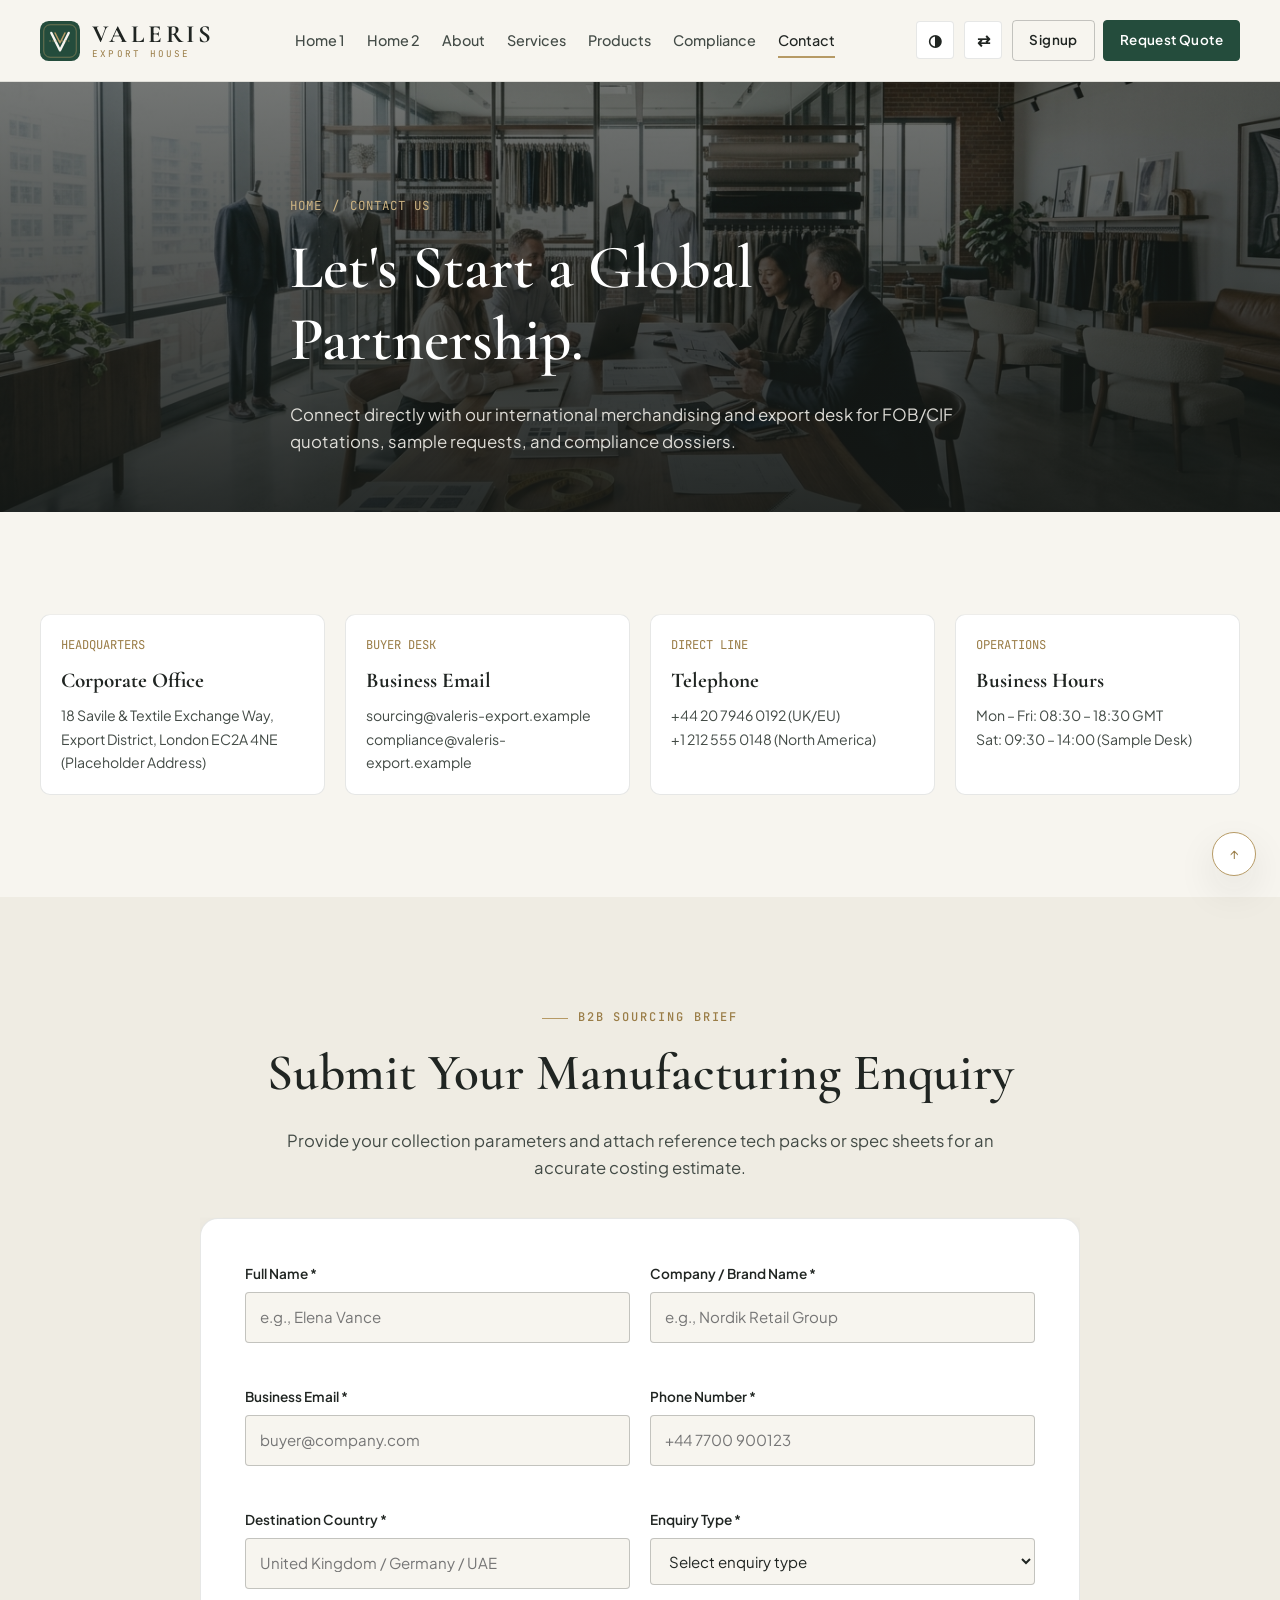
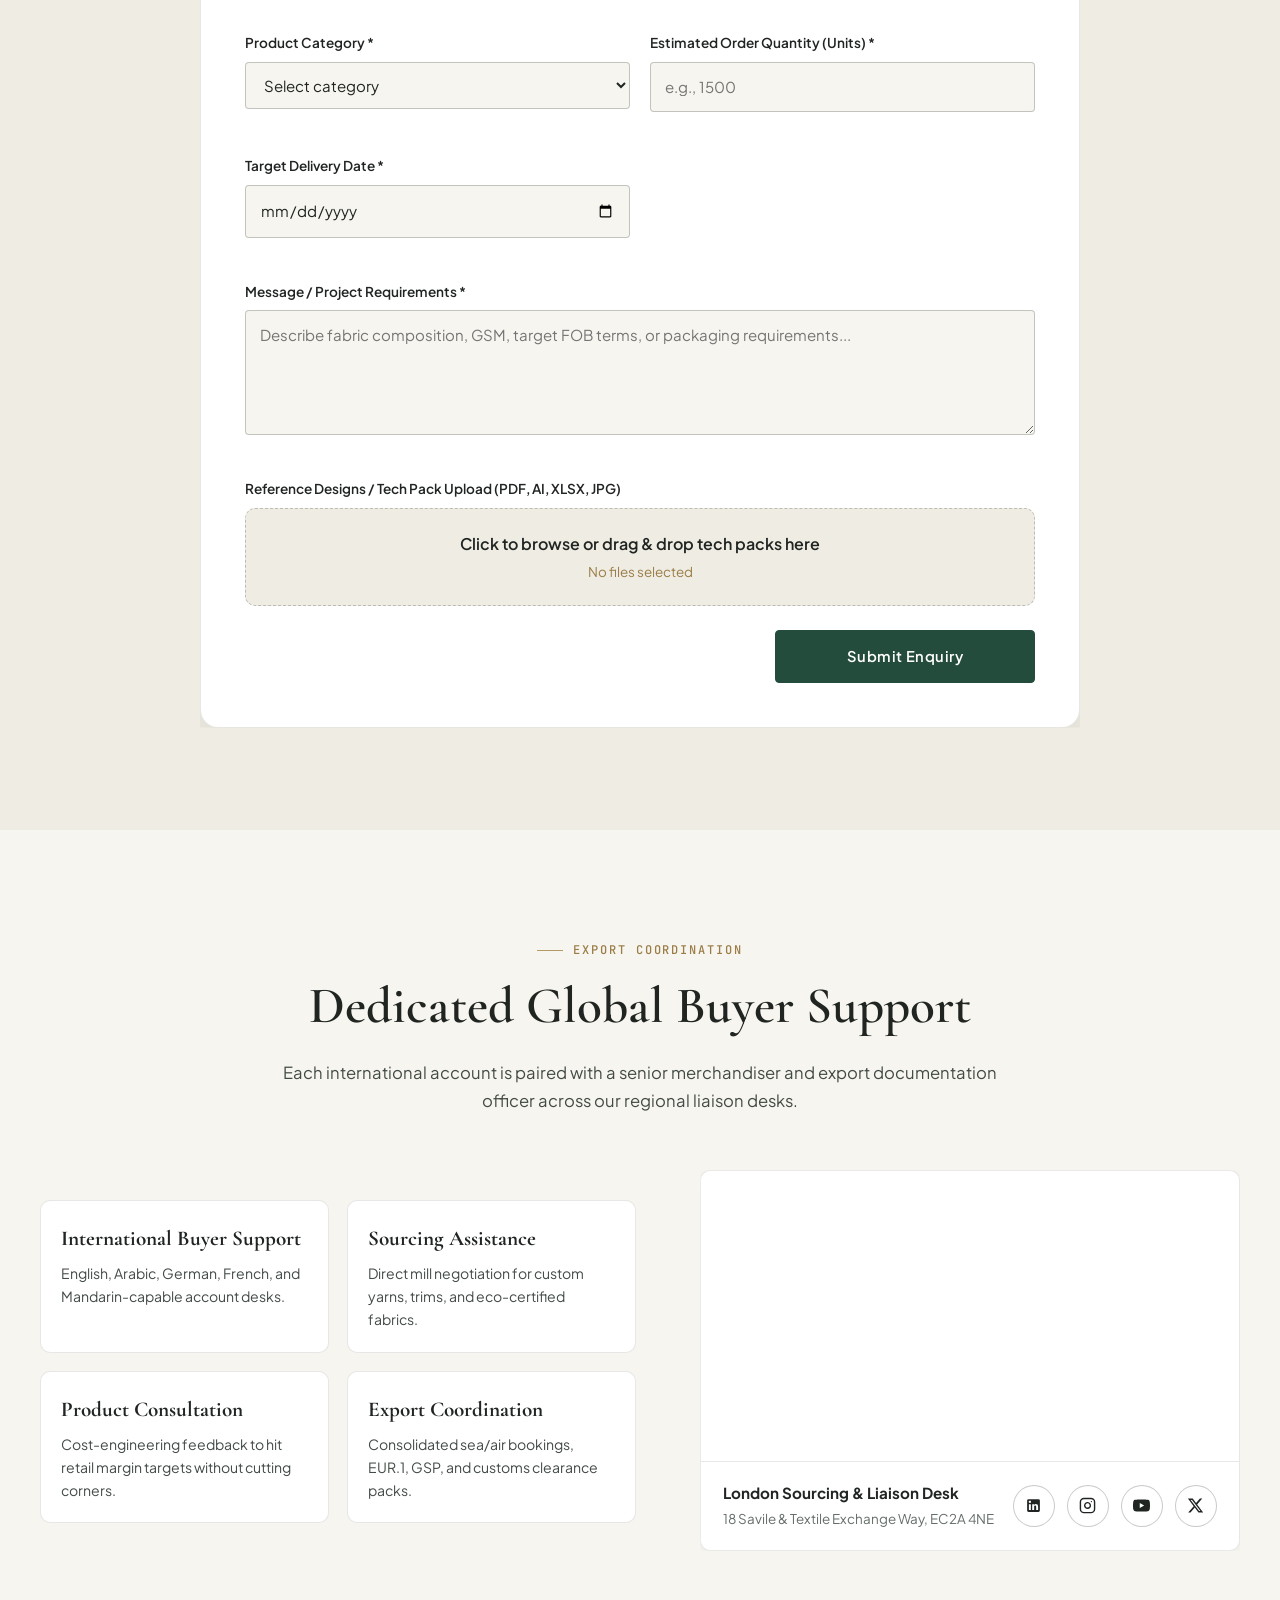
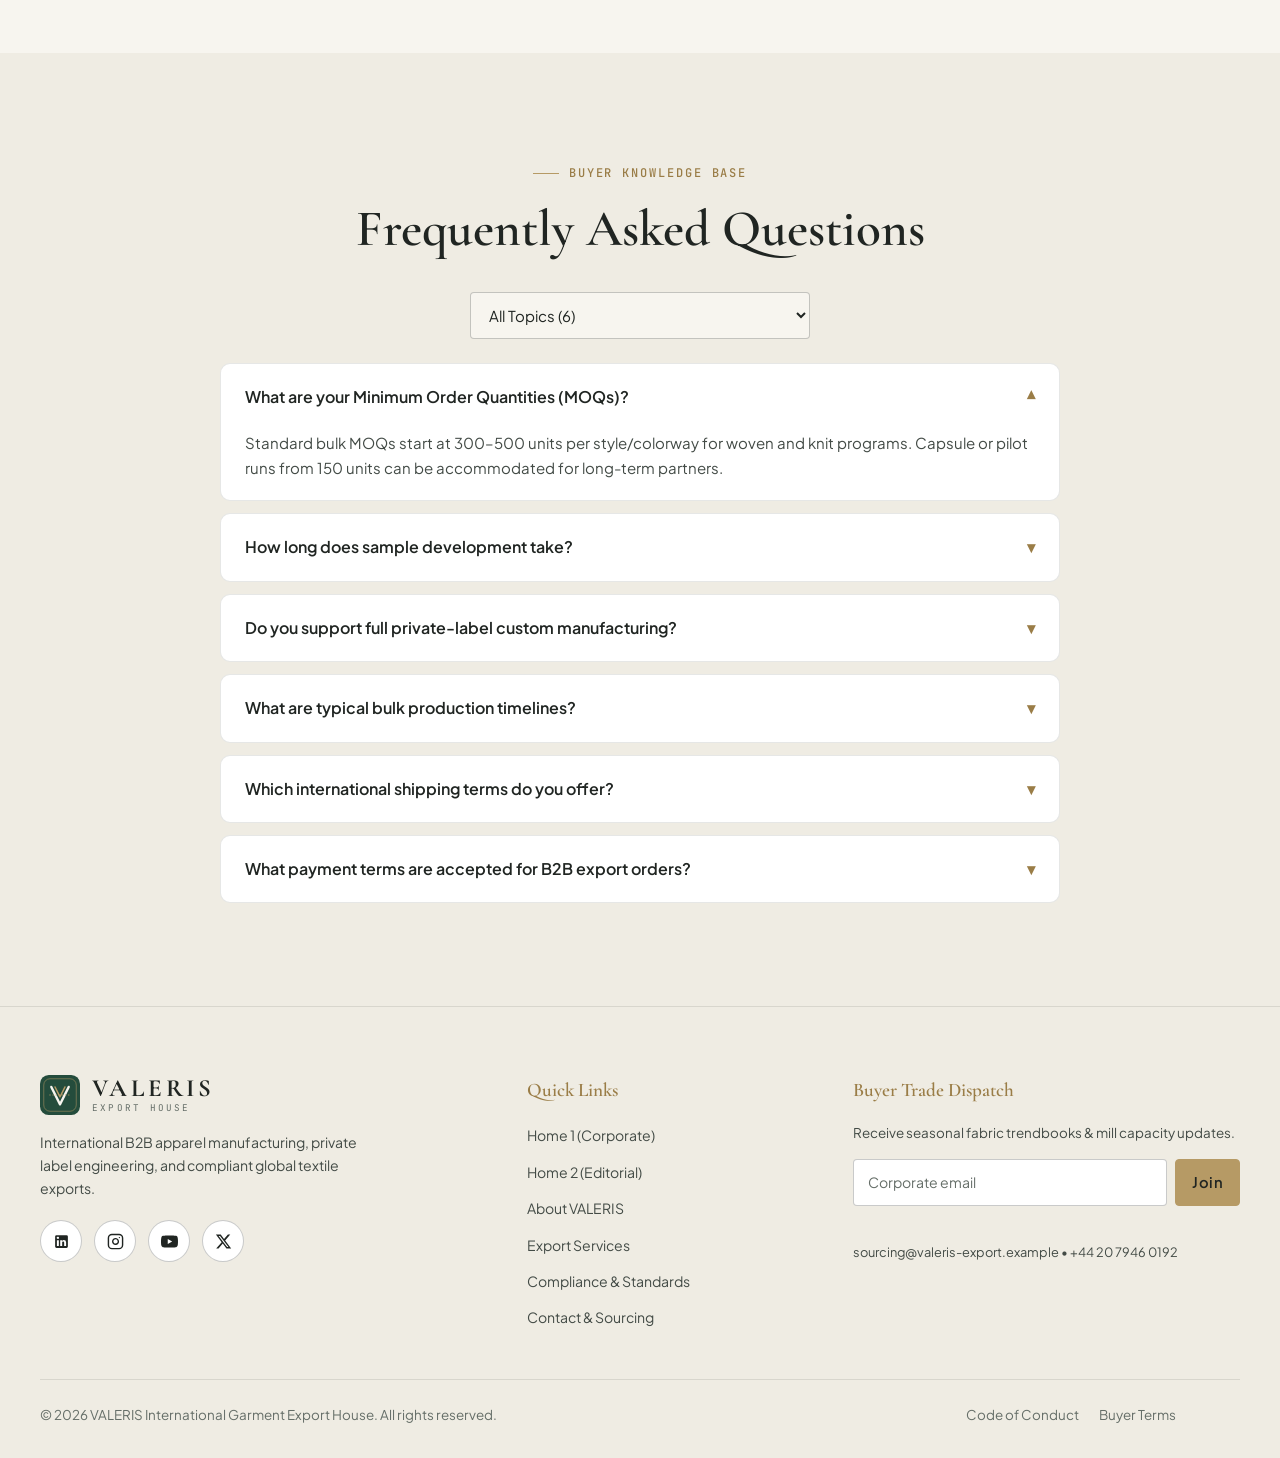
<file: contact.html>
<!DOCTYPE html>
<html lang="en" dir="ltr" data-theme="light">
<head>
  <meta charset="UTF-8" />
  <meta name="viewport" content="width=device-width, initial-scale=1.0" />
  <title>Contact &amp; Sourcing Enquiry | VALERIS Garment Export House</title>
  <meta name="description" content="Connect with VALERIS international garment export specialists. Submit tech packs, request FOB quotes, or schedule a sourcing consultation." />
  <link rel="icon" type="image/svg+xml" href="assets/favicon.svg" />
  <link rel="preconnect" href="https://fonts.googleapis.com" />
  <link rel="preconnect" href="https://fonts.gstatic.com" crossorigin />
  <link href="https://fonts.googleapis.com/css2?family=Cormorant+Garamond:ital,wght@0,500;0,600;0,700;1,500&family=JetBrains+Mono:wght@400;500;600&family=Plus+Jakarta+Sans:wght@400;500;600;700&display=swap" rel="stylesheet" />
  <link rel="stylesheet" href="assets/css/styles.css" />
</head>
<body>
  <header class="site-header">
    <div class="container header-inner">
      <a href="index.html" class="brand-logo" aria-label="VALERIS Home">
        <svg class="brand-logo-icon" viewBox="0 0 64 64" fill="none" aria-hidden="true">
          <rect width="64" height="64" rx="14" fill="#244C3C"/>
          <rect x="6" y="6" width="52" height="52" rx="10" stroke="#B69A65" stroke-width="1.5" stroke-opacity="0.55"/>
          <path d="M18 19L32 47L46 19" stroke="#F7F5EF" stroke-width="3.6" stroke-linecap="round" stroke-linejoin="round"/>
          <path d="M24 19L32 35L40 19" stroke="#B69A65" stroke-width="2.2" stroke-linecap="round" stroke-linejoin="round"/>
          <line x1="15" y1="32" x2="49" y2="32" stroke="#B69A65" stroke-width="1.4" stroke-dasharray="2 3"/>
        </svg>
        <span class="brand-logo-text">
          <span class="brand-name">VALERIS</span>
          <span class="brand-sub">Export House</span>
        </span>
      </a>

      <nav class="nav-desktop" aria-label="Primary Navigation">
        <ul class="nav-list">
          <li class="nav-item"><a href="index.html" class="nav-link">Home 1</a></li>
          <li class="nav-item"><a href="home-2.html" class="nav-link">Home 2</a></li>
          <li class="nav-item"><a href="about.html" class="nav-link">About</a></li>
          <li class="nav-item"><a href="services.html" class="nav-link">Services</a></li>
          <li class="nav-item"><a href="products.html" class="nav-link">Products</a></li>
          <li class="nav-item"><a href="compliance.html" class="nav-link">Compliance</a></li>
          <li class="nav-item"><a href="contact.html" class="nav-link active">Contact</a></li>
        </ul>

        <div class="header-actions">
          <button type="button" class="icon-toggle-btn" data-theme-toggle aria-label="Toggle Light or Dark theme"><span aria-hidden="true">&#9681;</span></button>
          <button type="button" class="icon-toggle-btn" data-dir-toggle aria-label="Toggle RTL or LTR direction"><span aria-hidden="true">&#8644;</span></button>
          <div class="auth-nav-group">
            <a href="signup.html" class="btn btn-outline btn-nav-sm">Signup</a>
            <a href="contact.html#sourcing-enquiry-form" class="btn btn-primary btn-nav-sm">Request Quote</a>
          </div>
        </div>
      </nav>

      <button type="button" class="hamburger-btn" data-hamburger aria-expanded="false" aria-label="Open navigation menu">
        <svg width="22" height="22" viewBox="0 0 24 24" fill="none" stroke="currentColor" stroke-width="2" stroke-linecap="round">
          <line x1="3" y1="6" x2="21" y2="6"/><line x1="3" y1="12" x2="21" y2="12"/><line x1="3" y1="18" x2="21" y2="18"/>
        </svg>
      </button>
    </div>
  </header>

  <div class="mobile-drawer" data-mobile-drawer>
    <ul class="mobile-nav-list">
      <li><a href="index.html">Home 1</a></li>
      <li><a href="home-2.html">Home 2</a></li>
      <li><a href="about.html">About</a></li>
      <li><a href="services.html">Services</a></li>
      <li><a href="products.html">Products</a></li>
      <li><a href="compliance.html">Compliance</a></li>
      <li><a href="contact.html" class="active">Contact</a></li>
    </ul>
    <div class="mobile-cta-group">
      <a href="signup.html" class="btn btn-outline">Signup</a>
      <a href="contact.html#sourcing-enquiry-form" class="btn btn-primary">Request Quote</a>
    </div>
    <div class="mobile-controls">
      <button type="button" class="icon-toggle-btn" data-theme-toggle><span>&#9681;</span><span class="toggle-label">Dark</span></button>
      <button type="button" class="icon-toggle-btn" data-dir-toggle><span>&#8644;</span><span class="toggle-label">RTL</span></button>
    </div>
  </div>

  <main>
    <!-- SECTION 1: CONTACT HERO -->
    <section class="page-hero">
      <div class="hero-bg-media">
        <img src="assets/images/hero-contact.jpg" alt="VALERIS international garment export house sourcing lounge and studio" />
      </div>
      <div class="hero-scrim"></div>
      <div class="container page-hero-inner" data-anim="fade-up">
        <nav class="breadcrumb" aria-label="Breadcrumb">
          <a href="index.html">Home</a> <span>/</span> <span>Contact Us</span>
        </nav>
        <h1 class="hero-headline" style="font-size:clamp(2.4rem, 4.8vw, 4rem);">Let's Start a Global Partnership.</h1>
        <p style="color:rgba(247,245,239,0.88); max-width:58ch; font-size:1.05rem;">
          Connect directly with our international merchandising and export desk for FOB/CIF quotations, sample requests, and compliance dossiers.
        </p>
      </div>
    </section>

    <!-- SECTION 2: CONTACT INFORMATION -->
    <section class="section-pad">
      <div class="container">
        <div style="display:grid; grid-template-columns:repeat(4, 1fr); gap:20px;" class="contact-info-4col" data-anim="fade-up">
          <div class="capability-item">
            <div class="capability-num">HEADQUARTERS</div>
            <h3>Corporate Office</h3>
            <p>18 Savile &amp; Textile Exchange Way, Export District, London EC2A 4NE (Placeholder Address)</p>
          </div>
          <div class="capability-item">
            <div class="capability-num">BUYER DESK</div>
            <h3>Business Email</h3>
            <p>sourcing@valeris-export.example<br/>compliance@valeris-export.example</p>
          </div>
          <div class="capability-item">
            <div class="capability-num">DIRECT LINE</div>
            <h3>Telephone</h3>
            <p>+44 20 7946 0192 (UK/EU)<br/>+1 212 555 0148 (North America)</p>
          </div>
          <div class="capability-item">
            <div class="capability-num">OPERATIONS</div>
            <h3>Business Hours</h3>
            <p>Mon – Fri: 08:30 – 18:30 GMT<br/>Sat: 09:30 – 14:00 (Sample Desk)</p>
          </div>
        </div>
      </div>
    </section>

    <!-- SECTION 3: SOURCING & BUSINESS ENQUIRY FORM -->
    <section class="section-pad bg-secondary-band">
      <div class="container" style="max-width:960px;">
        <div style="text-align:center; margin-bottom:36px;" data-anim="fade-up">
          <span class="eyebrow">B2B Sourcing Brief</span>
          <h2 class="section-title">Submit Your Manufacturing Enquiry</h2>
          <p class="section-lead" style="margin-inline:auto;">
            Provide your collection parameters and attach reference tech packs or spec sheets for an accurate costing estimate.
          </p>
        </div>

        <form id="sourcing-enquiry-form" class="form-card" novalidate data-anim="zoom-in">
          <div class="form-grid-2">
            <div class="form-group">
              <label class="form-label" for="full-name">Full Name *</label>
              <input class="form-control" id="full-name" type="text" placeholder="e.g., Elena Vance" data-required />
              <span class="field-error"></span>
            </div>

            <div class="form-group">
              <label class="form-label" for="company-name">Company / Brand Name *</label>
              <input class="form-control" id="company-name" type="text" placeholder="e.g., Nordik Retail Group" data-required />
              <span class="field-error"></span>
            </div>

            <div class="form-group">
              <label class="form-label" for="business-email">Business Email *</label>
              <input class="form-control" id="business-email" type="email" placeholder="buyer@company.com" data-required />
              <span class="field-error"></span>
            </div>

            <div class="form-group">
              <label class="form-label" for="phone-num">Phone Number *</label>
              <input class="form-control" id="phone-num" type="tel" placeholder="+44 7700 900123" data-required />
              <span class="field-error"></span>
            </div>

            <div class="form-group">
              <label class="form-label" for="country">Destination Country *</label>
              <input class="form-control" id="country" type="text" placeholder="United Kingdom / Germany / UAE" data-required />
              <span class="field-error"></span>
            </div>

            <div class="form-group">
              <label class="form-label" for="enquiry-type">Enquiry Type *</label>
              <select class="form-control" id="enquiry-type" data-required>
                <option value="">Select enquiry type</option>
                <option value="oem">OEM Manufacturing (Tech Pack Ready)</option>
                <option value="odm">ODM / Private Label Development</option>
                <option value="catalogue">Request Product Catalogue</option>
                <option value="compliance">Compliance &amp; Audit Documentation</option>
              </select>
              <span class="field-error"></span>
            </div>

            <div class="form-group">
              <label class="form-label" for="product-cat">Product Category *</label>
              <select class="form-control" id="product-cat" data-required>
                <option value="">Select category</option>
                <option>Men's Clothing / Formalwear</option>
                <option>Women's Clothing / Dresses</option>
                <option>Kids' &amp; Baby Clothing</option>
                <option>T-Shirts, Polos &amp; Hoodies</option>
                <option>Jeans &amp; Denimwear</option>
                <option>Activewear &amp; Sportswear</option>
                <option>Workwear &amp; Uniforms</option>
                <option>Knitwear / Woven Garments</option>
              </select>
              <span class="field-error"></span>
            </div>

            <div class="form-group">
              <label class="form-label" for="order-qty">Estimated Order Quantity (Units) *</label>
              <input class="form-control" id="order-qty" type="number" min="50" placeholder="e.g., 1500" data-required />
              <span class="field-error"></span>
            </div>

            <div class="form-group">
              <label class="form-label" for="delivery-date">Target Delivery Date *</label>
              <input class="form-control" id="delivery-date" type="date" data-required />
              <span class="field-error"></span>
            </div>

            <div class="form-group full">
              <label class="form-label" for="project-msg">Message / Project Requirements *</label>
              <textarea class="form-control" id="project-msg" rows="4" placeholder="Describe fabric composition, GSM, target FOB terms, or packaging requirements..." data-required></textarea>
              <span class="field-error"></span>
            </div>

            <div class="form-group full">
              <label class="form-label" for="enquiry-file">Reference Designs / Tech Pack Upload (PDF, AI, XLSX, JPG)</label>
              <div class="file-dropzone" id="file-dropzone">
                <input id="enquiry-file" type="file" multiple hidden accept=".pdf,.ai,.xlsx,.csv,.jpg,.jpeg,.png" />
                <p style="font-weight:600; margin-bottom:4px;">Click to browse or drag &amp; drop tech packs here</p>
                <p id="file-selected-name" style="font-size:0.84rem; color:var(--text-gold);">No files selected</p>
              </div>
            </div>
          </div>

          <div style="margin-top:24px; display:flex; justify-content:flex-end;">
            <button type="submit" class="btn btn-primary">Submit Enquiry</button>
          </div>
          <div id="enquiry-status-box" class="form-status-box" role="status" aria-live="polite"></div>
        </form>
      </div>
    </section>

    <!-- SECTION 4: GLOBAL BUSINESS & EXPORT SUPPORT -->
    <section id="global-support" class="section-pad">
      <div class="container">
        <div class="section-header-center" data-anim="fade-up">
          <span class="eyebrow">Export Coordination</span>
          <h2 class="section-title">Dedicated Global Buyer Support</h2>
          <p class="section-lead">
            Each international account is paired with a senior merchandiser and export documentation officer across our regional liaison desks.
          </p>
        </div>

        <div class="asymmetric-grid asymmetric-grid--top">
          <div data-anim="fade-right">
            <div class="capability-list">
              <div class="capability-item"><h3>International Buyer Support</h3><p>English, Arabic, German, French, and Mandarin-capable account desks.</p></div>
              <div class="capability-item"><h3>Sourcing Assistance</h3><p>Direct mill negotiation for custom yarns, trims, and eco-certified fabrics.</p></div>
              <div class="capability-item"><h3>Product Consultation</h3><p>Cost-engineering feedback to hit retail margin targets without cutting corners.</p></div>
              <div class="capability-item"><h3>Export Coordination</h3><p>Consolidated sea/air bookings, EUR.1, GSP, and customs clearance packs.</p></div>
            </div>
          </div>

          <div data-anim="fade-left" style="display:flex; flex-direction:column; gap:20px;">
            <div style="background:var(--bg-elevated); border:1px solid var(--border-subtle); border-radius:var(--radius-md); overflow:hidden; box-shadow:var(--shadow-sm);">
              <iframe
                title="VALERIS Corporate Office &amp; Export District Map"
                src="https://www.openstreetmap.org/export/embed.html?bbox=-0.0885%2C51.5190%2C-0.0740%2C51.5268&amp;layer=mapnik&amp;marker=51.5229%2C-0.0812"
                style="width:100%; height:290px; border:0; display:block;"
                loading="lazy"
                referrerpolicy="no-referrer-when-downgrade"></iframe>
              <div style="padding:18px 22px; display:flex; flex-wrap:wrap; align-items:center; justify-content:space-between; gap:12px; border-top:1px solid var(--border-subtle);">
                <div>
                  <strong style="display:block; font-size:0.95rem;">London Sourcing &amp; Liaison Desk</strong>
                  <span style="font-size:0.84rem; color:var(--text-muted);">18 Savile &amp; Textile Exchange Way, EC2A 4NE</span>
                </div>
                <div class="social-row" style="margin-top:0;">
                  <a href="https://linkedin.com" target="_blank" rel="noopener" class="social-btn" aria-label="VALERIS on LinkedIn">
                    <svg viewBox="0 0 24 24" fill="currentColor" aria-hidden="true"><path d="M19 3a2 2 0 0 1 2 2v14a2 2 0 0 1-2 2H5a2 2 0 0 1-2-2V5a2 2 0 0 1 2-2h14m-.5 15.5v-5.3a3.26 3.26 0 0 0-3.26-3.26c-.85 0-1.84.52-2.28 1.3v-1.11h-2.79v8.37h2.79v-4.93c0-.77.62-1.4 1.39-1.4a1.4 1.4 0 0 1 1.4 1.4v4.93h2.75M6.88 8.56a1.68 1.68 0 0 0 1.68-1.68c0-.93-.75-1.69-1.68-1.69a1.69 1.69 0 0 0-1.69 1.69c0 .93.76 1.68 1.69 1.68m1.39 9.94v-8.37H5.5v8.37h2.77z"/></svg>
                  </a>
                  <a href="https://instagram.com" target="_blank" rel="noopener" class="social-btn" aria-label="VALERIS on Instagram">
                    <svg viewBox="0 0 24 24" fill="none" stroke="currentColor" stroke-width="2" stroke-linecap="round" stroke-linejoin="round" aria-hidden="true"><rect x="2" y="2" width="20" height="20" rx="5" ry="5"/><path d="M16 11.37A4 4 0 1 1 12.63 8 4 4 0 0 1 16 11.37z"/><line x1="17.5" y1="6.5" x2="17.51" y2="6.5"/></svg>
                  </a>
                  <a href="https://youtube.com" target="_blank" rel="noopener" class="social-btn" aria-label="VALERIS on YouTube">
                    <svg viewBox="0 0 24 24" fill="currentColor" aria-hidden="true"><path d="M23.498 6.186a3.016 3.016 0 0 0-2.122-2.136C19.505 3.545 12 3.545 12 3.545s-7.505 0-9.377.505A3.017 3.017 0 0 0 .502 6.186C0 8.07 0 12 0 12s0 3.93.502 5.814a3.016 3.016 0 0 0 2.122 2.136c1.871.505 9.376.505 9.376.505s7.505 0 9.377-.505a3.015 3.015 0 0 0 2.122-2.136C24 15.93 24 12 24 12s0-3.93-.502-5.814zM9.545 15.568V8.432L15.818 12l-6.273 3.568z"/></svg>
                  </a>
                  <a href="https://x.com" target="_blank" rel="noopener" class="social-btn" aria-label="VALERIS on X">
                    <svg viewBox="0 0 24 24" fill="currentColor" aria-hidden="true"><path d="M18.244 2.25h3.308l-7.227 8.26 8.502 11.24H16.17l-5.214-6.817L4.99 21.75H1.68l7.73-8.835L1.254 2.25H8.08l4.713 6.231zm-1.161 17.52h1.833L7.084 4.126H5.117z"/></svg>
                  </a>
                </div>
              </div>
            </div>
          </div>
        </div>
      </div>
    </section>

    <!-- SECTION 5: FAQ & FOOTER -->
    <section style="padding:0;">
      <div class="section-pad bg-secondary-band">
        <div class="container" style="max-width:920px;" data-anim="fade-up">
          <div class="section-header-center" style="margin-bottom:28px;">
            <span class="eyebrow">Buyer Knowledge Base</span>
            <h2 class="section-title">Frequently Asked Questions</h2>
          </div>

          <div style="max-width:340px; margin:0 auto 24px;">
            <select id="faq-category-filter" class="form-control" aria-label="Filter frequently asked questions by topic">
              <option value="all">All Topics (6)</option>
              <option value="orders">Orders, MOQs &amp; Production</option>
              <option value="sampling">Sampling &amp; Private Label</option>
              <option value="logistics">Shipping &amp; Payment Terms</option>
            </select>
          </div>

          <div class="faq-list">
            <div class="faq-item open" data-faq-cat="orders">
              <button type="button" class="faq-trigger" aria-expanded="true">
                <span>What are your Minimum Order Quantities (MOQs)?</span>
                <span class="faq-icon" aria-hidden="true">&#9662;</span>
              </button>
              <div class="faq-body">Standard bulk MOQs start at 300–500 units per style/colorway for woven and knit programs. Capsule or pilot runs from 150 units can be accommodated for long-term partners.</div>
            </div>

            <div class="faq-item" data-faq-cat="sampling">
              <button type="button" class="faq-trigger" aria-expanded="false">
                <span>How long does sample development take?</span>
                <span class="faq-icon" aria-hidden="true">&#9662;</span>
              </button>
              <div class="faq-body">Proto samples using available stock fabrics ship within 7–10 business days. Custom dyed or custom-milled GSM fabric samples typically require 18–24 days.</div>
            </div>

            <div class="faq-item" data-faq-cat="sampling">
              <button type="button" class="faq-trigger" aria-expanded="false">
                <span>Do you support full private-label custom manufacturing?</span>
                <span class="faq-icon" aria-hidden="true">&#9662;</span>
              </button>
              <div class="faq-body">Yes. We develop custom woven neck labels, care tags, embossed hardware, hangtags, and custom FSC-certified retail boxes under strict NDA.</div>
            </div>

            <div class="faq-item" data-faq-cat="orders">
              <button type="button" class="faq-trigger" aria-expanded="false">
                <span>What are typical bulk production timelines?</span>
                <span class="faq-icon" aria-hidden="true">&#9662;</span>
              </button>
              <div class="faq-body">Once PP (Pre-Production) samples and lab-dips are approved, bulk production averages 35–48 days depending on wash complexity and order volume.</div>
            </div>

            <div class="faq-item" data-faq-cat="logistics">
              <button type="button" class="faq-trigger" aria-expanded="false">
                <span>Which international shipping terms do you offer?</span>
                <span class="faq-icon" aria-hidden="true">&#9662;</span>
              </button>
              <div class="faq-body">We ship globally under FOB, CIF, CFR, and DDP terms via sea freight (FCL/LCL/GOH) and express air cargo.</div>
            </div>

            <div class="faq-item" data-faq-cat="logistics">
              <button type="button" class="faq-trigger" aria-expanded="false">
                <span>What payment terms are accepted for B2B export orders?</span>
                <span class="faq-icon" aria-hidden="true">&#9662;</span>
              </button>
              <div class="faq-body">We accept Irrevocable Letter of Credit (L/C at sight) and Telegraphic Transfer (T/T 30% deposit, 70% against Bill of Lading copy).</div>
            </div>
          </div>
        </div>
      </div>

      <footer class="site-footer">
        <div class="container">
          <div class="footer-grid">
            <div>
              <a href="index.html" class="brand-logo brand-logo--light" style="margin-bottom:16px;">
                <svg class="brand-logo-icon" viewBox="0 0 64 64" fill="none" aria-hidden="true">
                  <rect width="64" height="64" rx="14" fill="#244C3C"/>
                  <rect x="6" y="6" width="52" height="52" rx="10" stroke="#B69A65" stroke-width="1.5" stroke-opacity="0.55"/>
                  <path d="M18 19L32 47L46 19" stroke="#F7F5EF" stroke-width="3.6" stroke-linecap="round" stroke-linejoin="round"/>
                  <path d="M24 19L32 35L40 19" stroke="#B69A65" stroke-width="2.2" stroke-linecap="round" stroke-linejoin="round"/>
                  <line x1="15" y1="32" x2="49" y2="32" stroke="#B69A65" stroke-width="1.4" stroke-dasharray="2 3"/>
                </svg>
                <span class="brand-logo-text">
                  <span class="brand-name">VALERIS</span>
                  <span class="brand-sub">Export House</span>
                </span>
              </a>
              <p style="font-size:0.88rem; color:rgba(247,245,239,0.75); max-width:34ch;">International B2B apparel manufacturing, private label engineering, and compliant global textile exports.</p>
              <div class="social-row">
                <a href="https://linkedin.com" target="_blank" rel="noopener" class="social-btn" aria-label="VALERIS on LinkedIn">
                  <svg viewBox="0 0 24 24" fill="currentColor" aria-hidden="true"><path d="M19 3a2 2 0 0 1 2 2v14a2 2 0 0 1-2 2H5a2 2 0 0 1-2-2V5a2 2 0 0 1 2-2h14m-.5 15.5v-5.3a3.26 3.26 0 0 0-3.26-3.26c-.85 0-1.84.52-2.28 1.3v-1.11h-2.79v8.37h2.79v-4.93c0-.77.62-1.4 1.39-1.4a1.4 1.4 0 0 1 1.4 1.4v4.93h2.75M6.88 8.56a1.68 1.68 0 0 0 1.68-1.68c0-.93-.75-1.69-1.68-1.69a1.69 1.69 0 0 0-1.69 1.69c0 .93.76 1.68 1.69 1.68m1.39 9.94v-8.37H5.5v8.37h2.77z"/></svg>
                </a>
                <a href="https://instagram.com" target="_blank" rel="noopener" class="social-btn" aria-label="VALERIS on Instagram">
                  <svg viewBox="0 0 24 24" fill="none" stroke="currentColor" stroke-width="2" stroke-linecap="round" stroke-linejoin="round" aria-hidden="true"><rect x="2" y="2" width="20" height="20" rx="5" ry="5"/><path d="M16 11.37A4 4 0 1 1 12.63 8 4 4 0 0 1 16 11.37z"/><line x1="17.5" y1="6.5" x2="17.51" y2="6.5"/></svg>
                </a>
                <a href="https://youtube.com" target="_blank" rel="noopener" class="social-btn" aria-label="VALERIS on YouTube">
                  <svg viewBox="0 0 24 24" fill="currentColor" aria-hidden="true"><path d="M23.498 6.186a3.016 3.016 0 0 0-2.122-2.136C19.505 3.545 12 3.545 12 3.545s-7.505 0-9.377.505A3.017 3.017 0 0 0 .502 6.186C0 8.07 0 12 0 12s0 3.93.502 5.814a3.016 3.016 0 0 0 2.122 2.136c1.871.505 9.376.505 9.376.505s7.505 0 9.377-.505a3.015 3.015 0 0 0 2.122-2.136C24 15.93 24 12 24 12s0-3.93-.502-5.814zM9.545 15.568V8.432L15.818 12l-6.273 3.568z"/></svg>
                </a>
                <a href="https://x.com" target="_blank" rel="noopener" class="social-btn" aria-label="VALERIS on X">
                  <svg viewBox="0 0 24 24" fill="currentColor" aria-hidden="true"><path d="M18.244 2.25h3.308l-7.227 8.26 8.502 11.24H16.17l-5.214-6.817L4.99 21.75H1.68l7.73-8.835L1.254 2.25H8.08l4.713 6.231zm-1.161 17.52h1.833L7.084 4.126H5.117z"/></svg>
                </a>
              </div>
            </div>
            <div>
              <h4 class="footer-heading">Quick Links</h4>
              <ul class="footer-links">
                <li><a href="index.html">Home 1 (Corporate)</a></li>
                <li><a href="home-2.html">Home 2 (Editorial)</a></li>
                <li><a href="about.html">About VALERIS</a></li>
            <li><a href="services.html">Export Services</a></li>
                <li><a href="compliance.html">Compliance &amp; Standards</a></li>
                <li><a href="contact.html">Contact &amp; Sourcing</a></li>
              </ul>
            </div>
            <div>
              <h4 class="footer-heading">Buyer Trade Dispatch</h4>
              <p style="font-size:0.84rem; color:rgba(247,245,239,0.75);">Receive seasonal fabric trendbooks &amp; mill capacity updates.</p>
              <form class="newsletter-form" data-newsletter-form novalidate>
                <input type="email" placeholder="Corporate email" aria-label="Corporate email for newsletter" required />
                <button type="submit" class="btn btn-gold" style="padding:10px 16px;">Join</button>
              </form>
              <div class="newsletter-feedback" aria-live="polite"></div>
              <p style="font-size:0.8rem; color:rgba(247,245,239,0.65); margin-top:8px;">sourcing@valeris-export.example &bull; +44 20 7946 0192</p>
            </div>
          </div>
          <div class="footer-bottom">
            <span>&copy; 2026 VALERIS International Garment Export House. All rights reserved.</span>
            <div style="display:flex; align-items:center; gap:20px;">
              <a href="compliance.html">Code of Conduct</a>
              <a href="contact.html">Buyer Terms</a>
              <button type="button" class="back-to-top" data-back-to-top aria-label="Back to top">&uarr;</button>
            </div>
          </div>
        </div>
      </footer>
    </section>
  </main>

  <style>
    @media (max-width: 1024px) { .contact-info-4col { grid-template-columns: repeat(2, 1fr) !important; } }
    @media (max-width: 767px) { .contact-info-4col { grid-template-columns: 1fr !important; } }
  </style>
  <script src="assets/js/app.js"></script>
</body>
</html>
</file>
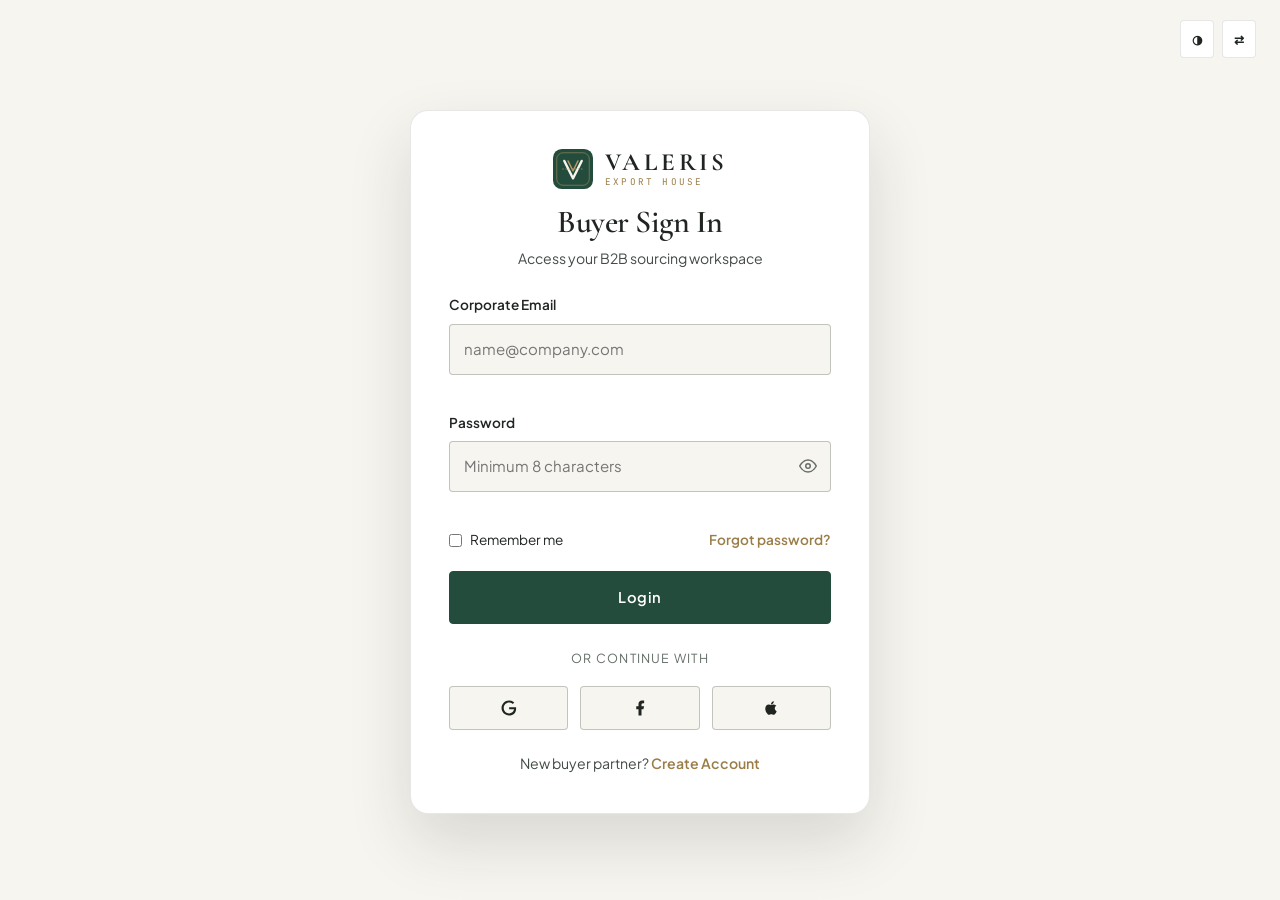
<file: login.html>
<!DOCTYPE html>
<html lang="en" dir="ltr" data-theme="light">
<head>
  <meta charset="UTF-8" />
  <meta name="viewport" content="width=device-width, initial-scale=1.0" />
  <title>Buyer Login | VALERIS Garment Export House</title>
  <meta name="description" content="Sign in to the VALERIS B2B Buyer Portal." />
  <link rel="icon" type="image/svg+xml" href="assets/favicon.svg" />
  <link rel="preconnect" href="https://fonts.googleapis.com" />
  <link rel="preconnect" href="https://fonts.gstatic.com" crossorigin />
  <link href="https://fonts.googleapis.com/css2?family=Cormorant+Garamond:ital,wght@0,500;0,600;0,700;1,500&family=JetBrains+Mono:wght@400;500;600&family=Plus+Jakarta+Sans:wght@400;500;600;700&display=swap" rel="stylesheet" />
  <link rel="stylesheet" href="assets/css/styles.css" />
</head>
<body>
  <main class="auth-page">
    <div class="auth-form-pane" style="padding-top:72px;">
      <div class="auth-top-controls">
        <button type="button" class="icon-toggle-btn" data-theme-toggle aria-label="Toggle Light or Dark theme"><span aria-hidden="true">&#9681;</span></button>
        <button type="button" class="icon-toggle-btn" data-dir-toggle aria-label="Toggle RTL or LTR direction"><span aria-hidden="true">&#8644;</span></button>
      </div>

      <div class="auth-card">
        <div style="text-align:center; margin-bottom:24px;">
          <a href="index.html" class="brand-logo" style="justify-content:center; margin-bottom:14px;">
            <svg class="brand-logo-icon" viewBox="0 0 64 64" fill="none" aria-hidden="true">
              <rect width="64" height="64" rx="14" fill="#244C3C"/>
              <rect x="6" y="6" width="52" height="52" rx="10" stroke="#B69A65" stroke-width="1.5" stroke-opacity="0.55"/>
              <path d="M18 19L32 47L46 19" stroke="#F7F5EF" stroke-width="3.6" stroke-linecap="round" stroke-linejoin="round"/>
              <path d="M24 19L32 35L40 19" stroke="#B69A65" stroke-width="2.2" stroke-linecap="round" stroke-linejoin="round"/>
              <line x1="15" y1="32" x2="49" y2="32" stroke="#B69A65" stroke-width="1.4" stroke-dasharray="2 3"/>
            </svg>
            <span class="brand-logo-text" style="text-align:start;">
              <span class="brand-name">VALERIS</span>
              <span class="brand-sub">Export House</span>
            </span>
          </a>
          <h1 class="display-font" style="font-size:2rem; margin-bottom:4px;">Buyer Sign In</h1>
          <p style="font-size:0.88rem; color:var(--text-secondary);">Access your B2B sourcing workspace</p>
        </div>

        <form id="login-form" novalidate>
          <div class="form-group" style="margin-bottom:14px;">
            <label class="form-label" for="login-email">Corporate Email</label>
            <input class="form-control" id="login-email" type="email" placeholder="name@company.com" required />
            <span class="field-error"></span>
          </div>

          <div class="form-group" style="margin-bottom:14px;">
            <label class="form-label" for="login-password">Password</label>
            <div class="password-wrap">
              <input class="form-control" id="login-password" type="password" placeholder="Minimum 8 characters" required />
              <button type="button" class="password-toggle-btn" data-toggle-password="login-password" aria-label="Show password">
                <svg width="18" height="18" viewBox="0 0 24 24" fill="none" stroke="currentColor" stroke-width="2">
                  <path d="M1 12s4-8 11-8 11 8 11 8-4 8-11 8-11-8-11-8z"/><circle cx="12" cy="12" r="3"/>
                </svg>
              </button>
            </div>
            <span class="field-error"></span>
          </div>

          <div style="display:flex; align-items:center; justify-content:space-between; font-size:0.85rem; margin-bottom:20px;">
            <label style="display:inline-flex; align-items:center; gap:8px; cursor:pointer;">
              <input type="checkbox" id="remember-me" /> <span>Remember me</span>
            </label>
            <a href="contact.html?type=support" style="color:var(--text-gold); font-weight:600;">Forgot password?</a>
          </div>

          <button type="submit" class="btn btn-primary" style="width:100%;">Login</button>
          <div id="login-status" class="form-status-box" role="status" aria-live="polite"></div>
        </form>

        <div style="text-align:center; margin-top:20px;">
          <span style="font-size:0.78rem; color:var(--text-muted); text-transform:uppercase; letter-spacing:0.1em;">Or continue with</span>
          <div class="social-auth-row">
            <button type="button" class="social-icon-only-btn" aria-label="Continue with Google" title="Google SSO requires OAuth configuration">
              <svg width="18" height="18" viewBox="0 0 24 24" fill="currentColor"><path d="M21.35 11.1h-9.17v2.73h6.51c-.33 3.81-3.5 5.44-6.5 5.44C8.36 19.27 5 16.25 5 12c0-4.1 3.2-7.27 7.2-7.27 3.09 0 4.9 1.97 4.9 1.97L19 4.72S16.56 2 12.1 2C6.42 2 2.03 6.8 2.03 12c0 5.05 4.13 10 10.22 10 5.35 0 9.25-3.67 9.25-9.09 0-1.15-.15-1.81-.15-1.81z"/></svg>
            </button>
            <button type="button" class="social-icon-only-btn" aria-label="Continue with Facebook" title="Facebook SSO requires OAuth configuration">
              <svg width="18" height="18" viewBox="0 0 24 24" fill="currentColor"><path d="M14 13.5h2.5l1-4H14v-2c0-1.03 0-2 2-2h1.5V2.14c-.326-.043-1.557-.14-2.857-.14C11.928 2 10 3.657 10 6.7v2.8H7v4h3V22h4v-8.5z"/></svg>
            </button>
            <button type="button" class="social-icon-only-btn" aria-label="Continue with Apple" title="Apple SSO requires OAuth configuration">
              <svg width="18" height="18" viewBox="0 0 24 24" fill="currentColor"><path d="M17.05 20.28c-.98.95-2.05.8-3.08.35-1.09-.46-2.09-.48-3.24 0-1.44.62-2.2.44-3.06-.35C2.79 15.25 3.51 7.59 9.05 7.31c1.35.07 2.29.74 3.08.8 1.18-.24 2.31-.93 3.57-.84 1.51.12 2.65.72 3.4 1.8-3.12 1.87-2.38 5.98.48 7.13-.57 1.5-1.31 2.99-2.54 4.09zM12.03 7.25c-.15-2.23 1.66-4.07 3.74-4.25.29 2.58-2.34 4.5-3.74 4.25z"/></svg>
            </button>
          </div>
        </div>

        <p style="text-align:center; font-size:0.88rem; margin-top:22px; color:var(--text-secondary);">
          New buyer partner? <a href="signup.html" style="color:var(--text-gold); font-weight:600;">Create Account</a>
        </p>
      </div>
    </div>
  </main>
  <script src="assets/js/app.js"></script>
</body>
</html>
</file>
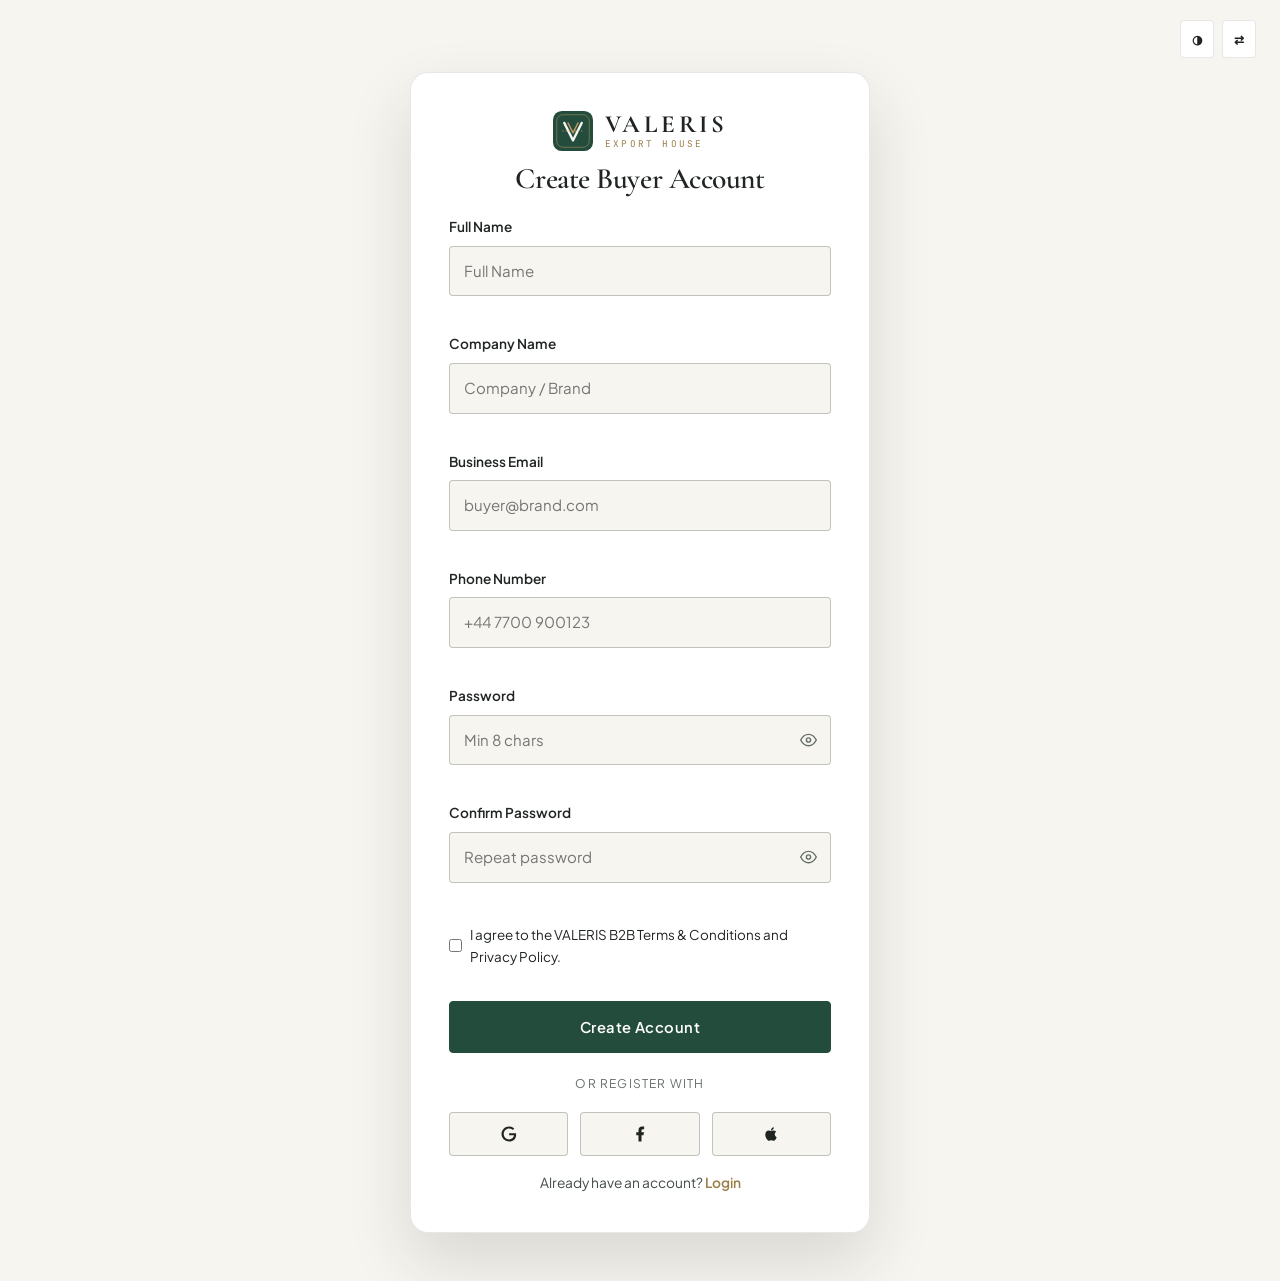
<file: signup.html>
<!DOCTYPE html>
<html lang="en" dir="ltr" data-theme="light">
<head>
  <meta charset="UTF-8" />
  <meta name="viewport" content="width=device-width, initial-scale=1.0" />
  <title>Create Buyer Account | VALERIS Garment Export House</title>
  <meta name="description" content="Register your fashion brand or retail group with the VALERIS B2B Garment Export House portal." />
  <link rel="icon" type="image/svg+xml" href="assets/favicon.svg" />
  <link rel="preconnect" href="https://fonts.googleapis.com" />
  <link rel="preconnect" href="https://fonts.gstatic.com" crossorigin />
  <link href="https://fonts.googleapis.com/css2?family=Cormorant+Garamond:ital,wght@0,500;0,600;0,700;1,500&family=JetBrains+Mono:wght@400;500;600&family=Plus+Jakarta+Sans:wght@400;500;600;700&display=swap" rel="stylesheet" />
  <link rel="stylesheet" href="assets/css/styles.css" />
</head>
<body>
  <main class="auth-page">
    <div class="auth-form-pane" style="padding-top:72px;">
      <div class="auth-top-controls">
        <button type="button" class="icon-toggle-btn" data-theme-toggle aria-label="Toggle Light or Dark theme"><span aria-hidden="true">&#9681;</span></button>
        <button type="button" class="icon-toggle-btn" data-dir-toggle aria-label="Toggle RTL or LTR direction"><span aria-hidden="true">&#8644;</span></button>
      </div>

      <div class="auth-card" style="max-width:460px;">
        <div style="text-align:center; margin-bottom:18px;">
          <a href="index.html" class="brand-logo" style="justify-content:center; margin-bottom:10px;">
            <svg class="brand-logo-icon" viewBox="0 0 64 64" fill="none" aria-hidden="true">
              <rect width="64" height="64" rx="14" fill="#244C3C"/>
              <rect x="6" y="6" width="52" height="52" rx="10" stroke="#B69A65" stroke-width="1.5" stroke-opacity="0.55"/>
              <path d="M18 19L32 47L46 19" stroke="#F7F5EF" stroke-width="3.6" stroke-linecap="round" stroke-linejoin="round"/>
              <path d="M24 19L32 35L40 19" stroke="#B69A65" stroke-width="2.2" stroke-linecap="round" stroke-linejoin="round"/>
              <line x1="15" y1="32" x2="49" y2="32" stroke="#B69A65" stroke-width="1.4" stroke-dasharray="2 3"/>
            </svg>
            <span class="brand-logo-text" style="text-align:start;">
              <span class="brand-name">VALERIS</span>
              <span class="brand-sub">Export House</span>
            </span>
          </a>
          <h1 class="display-font" style="font-size:1.85rem; margin-bottom:2px;">Create Buyer Account</h1>
        </div>

        <form id="signup-form" novalidate>
          <div style="display:flex; flex-direction:column; gap:14px;">
            <div class="form-group">
              <label class="form-label" for="signup-name">Full Name</label>
              <input class="form-control" id="signup-name" type="text" placeholder="Full Name" required />
              <span class="field-error"></span>
            </div>

            <div class="form-group">
              <label class="form-label" for="signup-company">Company Name</label>
              <input class="form-control" id="signup-company" type="text" placeholder="Company / Brand" required />
              <span class="field-error"></span>
            </div>

            <div class="form-group">
              <label class="form-label" for="signup-email">Business Email</label>
              <input class="form-control" id="signup-email" type="email" placeholder="buyer@brand.com" required />
              <span class="field-error"></span>
            </div>

            <div class="form-group">
              <label class="form-label" for="signup-phone">Phone Number</label>
              <input class="form-control" id="signup-phone" type="tel" placeholder="+44 7700 900123" required />
              <span class="field-error"></span>
            </div>

            <div class="form-group">
              <label class="form-label" for="signup-password">Password</label>
              <div class="password-wrap">
                <input class="form-control" id="signup-password" type="password" placeholder="Min 8 chars" required />
                <button type="button" class="password-toggle-btn" data-toggle-password="signup-password" aria-label="Show password">
                  <svg width="17" height="17" viewBox="0 0 24 24" fill="none" stroke="currentColor" stroke-width="2">
                    <path d="M1 12s4-8 11-8 11 8 11 8-4 8-11 8-11-8-11-8z"/><circle cx="12" cy="12" r="3"/>
                  </svg>
                </button>
              </div>
              <span class="field-error"></span>
            </div>

            <div class="form-group">
              <label class="form-label" for="signup-confirm">Confirm Password</label>
              <div class="password-wrap">
                <input class="form-control" id="signup-confirm" type="password" placeholder="Repeat password" required />
                <button type="button" class="password-toggle-btn" data-toggle-password="signup-confirm" aria-label="Show confirm password">
                  <svg width="17" height="17" viewBox="0 0 24 24" fill="none" stroke="currentColor" stroke-width="2">
                    <path d="M1 12s4-8 11-8 11 8 11 8-4 8-11 8-11-8-11-8z"/><circle cx="12" cy="12" r="3"/>
                  </svg>
                </button>
              </div>
              <span class="field-error"></span>
            </div>

            <div class="form-group full" style="margin-top:4px;">
              <label style="display:inline-flex; align-items:center; gap:8px; font-size:0.84rem; cursor:pointer;">
                <input type="checkbox" id="signup-terms" />
                <span>I agree to the VALERIS B2B Terms &amp; Conditions and Privacy Policy.</span>
              </label>
              <span class="field-error"></span>
            </div>
          </div>

          <button type="submit" class="btn btn-primary" style="width:100%; margin-top:10px;">Create Account</button>
          <div id="signup-status" class="form-status-box" role="status" aria-live="polite"></div>
        </form>

        <div style="text-align:center; margin-top:16px;">
          <span style="font-size:0.75rem; color:var(--text-muted); text-transform:uppercase; letter-spacing:0.1em;">Or register with</span>
          <div class="social-auth-row">
            <button type="button" class="social-icon-only-btn" aria-label="Sign up with Google" title="Google SSO requires OAuth configuration">
              <svg width="18" height="18" viewBox="0 0 24 24" fill="currentColor"><path d="M21.35 11.1h-9.17v2.73h6.51c-.33 3.81-3.5 5.44-6.5 5.44C8.36 19.27 5 16.25 5 12c0-4.1 3.2-7.27 7.2-7.27 3.09 0 4.9 1.97 4.9 1.97L19 4.72S16.56 2 12.1 2C6.42 2 2.03 6.8 2.03 12c0 5.05 4.13 10 10.22 10 5.35 0 9.25-3.67 9.25-9.09 0-1.15-.15-1.81-.15-1.81z"/></svg>
            </button>
            <button type="button" class="social-icon-only-btn" aria-label="Sign up with Facebook" title="Facebook SSO requires OAuth configuration">
              <svg width="18" height="18" viewBox="0 0 24 24" fill="currentColor"><path d="M14 13.5h2.5l1-4H14v-2c0-1.03 0-2 2-2h1.5V2.14c-.326-.043-1.557-.14-2.857-.14C11.928 2 10 3.657 10 6.7v2.8H7v4h3V22h4v-8.5z"/></svg>
            </button>
            <button type="button" class="social-icon-only-btn" aria-label="Sign up with Apple" title="Apple SSO requires OAuth configuration">
              <svg width="18" height="18" viewBox="0 0 24 24" fill="currentColor"><path d="M17.05 20.28c-.98.95-2.05.8-3.08.35-1.09-.46-2.09-.48-3.24 0-1.44.62-2.2.44-3.06-.35C2.79 15.25 3.51 7.59 9.05 7.31c1.35.07 2.29.74 3.08.8 1.18-.24 2.31-.93 3.57-.84 1.51.12 2.65.72 3.4 1.8-3.12 1.87-2.38 5.98.48 7.13-.57 1.5-1.31 2.99-2.54 4.09zM12.03 7.25c-.15-2.23 1.66-4.07 3.74-4.25.29 2.58-2.34 4.5-3.74 4.25z"/></svg>
            </button>
          </div>
        </div>

        <p style="text-align:center; font-size:0.86rem; margin-top:16px; color:var(--text-secondary);">
          Already have an account? <a href="login.html" style="color:var(--text-gold); font-weight:600;">Login</a>
        </p>
      </div>
    </div>
  </main>
  <script src="assets/js/app.js"></script>
</body>
</html>
</file>
<file: assets/css/styles.css>
/* ==========================================================================
   VALERIS — International Garment Manufacturing & Export House
   Design System & Stylesheet (Light/Dark Mode + RTL/LTR + Responsive)
   ========================================================================== */

:root {
  /* Core Brand Palette */
  --charcoal: #202522;
  --forest: #244C3C;
  --forest-deep: #183529;
  --ivory: #F7F5EF;
  --beige: #E8E1D5;
  --gold: #B69A65;
  --gold-light: #CCB382;
  --white: #FFFFFF;

  /* Light Mode Semantic Tokens */
  --bg-primary: #F7F5EF;
  --bg-secondary: #EFECE3;
  --bg-elevated: #FFFFFF;
  --bg-muted: #E8E1D5;
  --bg-dark-band: #202522;
  --bg-forest-band: #244C3C;

  --text-primary: #202522;
  --text-secondary: #434B46;
  --text-muted: #656E68;
  --text-on-dark: #F7F5EF;
  --text-on-dark-muted: #C9C3B8;
  --text-accent: #244C3C;
  --text-gold: #9A7D47;

  --border-subtle: rgba(32, 37, 34, 0.11);
  --border-strong: rgba(32, 37, 34, 0.24);
  --border-gold: rgba(182, 154, 101, 0.45);

  --header-bg: rgba(247, 245, 239, 0.92);
  --shadow-sm: 0 4px 20px rgba(32, 37, 34, 0.05);
  --shadow-md: 0 16px 40px rgba(32, 37, 34, 0.09);
  --shadow-lg: 0 28px 64px rgba(32, 37, 34, 0.14);

  /* Typography */
  --font-display: 'Cormorant Garamond', Georgia, serif;
  --font-sans: 'Plus Jakarta Sans', -apple-system, BlinkMacSystemFont, 'Segoe UI', sans-serif;
  --font-mono: 'JetBrains Mono', monospace;

  /* Spacing & Layout */
  --container-max: 1320px;
  --header-h: 82px;
  --radius-sm: 4px;
  --radius-md: 10px;
  --radius-lg: 18px;
  --transition: 0.35s cubic-bezier(0.22, 1, 0.36, 1);
}

[data-theme="dark"] {
  --bg-primary: #171B19;
  --bg-secondary: #202522;
  --bg-elevated: #262C28;
  --bg-muted: #2D3530;
  --bg-dark-band: #111513;
  --bg-forest-band: #1B3B2E;

  --text-primary: #F7F5EF;
  --text-secondary: #D4CFC4;
  --text-muted: #A4ABA6;
  --text-on-dark: #F7F5EF;
  --text-on-dark-muted: #C9C3B8;
  --text-accent: #B69A65;
  --text-gold: #CCB382;

  --border-subtle: rgba(247, 245, 239, 0.12);
  --border-strong: rgba(247, 245, 239, 0.25);
  --border-gold: rgba(182, 154, 101, 0.55);

  --header-bg: rgba(23, 27, 25, 0.92);
  --shadow-sm: 0 4px 20px rgba(0, 0, 0, 0.25);
  --shadow-md: 0 16px 40px rgba(0, 0, 0, 0.35);
  --shadow-lg: 0 28px 64px rgba(0, 0, 0, 0.5);
}

/* Reset & Base */
*, *::before, *::after {
  box-sizing: border-box;
  margin: 0;
  padding: 0;
}

html {
  scroll-behavior: smooth;
  font-size: 16px;
  overflow-x: clip;
}

body {
  font-family: var(--font-sans);
  background-color: var(--bg-primary);
  color: var(--text-primary);
  line-height: 1.65;
  overflow-x: clip;
  -webkit-font-smoothing: antialiased;
  transition: background-color 0.3s ease, color 0.3s ease;
}

img {
  display: block;
  max-width: 100%;
  height: auto;
}

a {
  color: inherit;
  text-decoration: none;
}

button, input, select, textarea {
  font: inherit;
  color: inherit;
}

ul, ol {
  list-style: none;
}

.container {
  width: 100%;
  max-width: var(--container-max);
  margin-inline: auto;
  padding-inline: clamp(18px, 4vw, 40px);
}

/* Typography Utilities */
.display-font {
  font-family: var(--font-display);
  font-weight: 600;
  line-height: 1.2;
  padding-bottom: 0.06em;
  letter-spacing: -0.015em;
}

.eyebrow {
  display: inline-flex;
  align-items: center;
  gap: 10px;
  font-family: var(--font-mono);
  font-size: 0.75rem;
  font-weight: 500;
  letter-spacing: 0.16em;
  text-transform: uppercase;
  color: var(--text-gold);
  margin-bottom: 14px;
}

.eyebrow::before {
  content: "";
  width: 26px;
  height: 1px;
  background-color: var(--gold);
  display: inline-block;
}

.section-title {
  font-family: var(--font-display);
  font-size: clamp(2.1rem, 4vw, 3.35rem);
  font-weight: 600;
  line-height: 1.22;
  padding-bottom: 0.08em;
  color: var(--text-primary);
  margin-bottom: 18px;
}

.section-lead {
  font-size: clamp(1rem, 1.3vw, 1.125rem);
  color: var(--text-secondary);
  max-width: 62ch;
}

.section-pad {
  padding-block: clamp(64px, 8vw, 112px);
}

/* Buttons */
.btn {
  display: inline-flex;
  align-items: center;
  justify-content: center;
  gap: 10px;
  padding: 14px 28px;
  border-radius: var(--radius-sm);
  font-weight: 600;
  font-size: 0.92rem;
  letter-spacing: 0.03em;
  cursor: pointer;
  border: 1px solid transparent;
  transition: transform var(--transition), background-color var(--transition), color var(--transition), border-color var(--transition), box-shadow var(--transition);
  white-space: nowrap;
}

.btn:not(.btn-nav-sm) {
  min-width: 260px;
  min-height: 50px;
  padding: 13px 24px;
}

.newsletter-form .btn {
  min-width: auto;
  min-height: 44px;
}

@media (max-width: 640px) {
  .btn:not(.btn-nav-sm) {
    width: 100%;
    max-width: 320px;
    min-width: 260px;
  }

  .newsletter-form .btn {
    width: auto;
    max-width: none;
    min-width: auto;
  }
}

.btn:focus-visible {
  outline: 2px solid var(--gold);
  outline-offset: 3px;
}

.btn-primary {
  background-color: var(--forest);
  color: var(--white);
  border-color: var(--forest);
}

.btn-primary:hover {
  background-color: var(--forest-deep);
  border-color: var(--forest-deep);
  transform: translateY(-2px);
  box-shadow: var(--shadow-md);
}

[data-theme="dark"] .btn-primary {
  background-color: var(--gold);
  color: var(--charcoal);
  border-color: var(--gold);
}

[data-theme="dark"] .btn-primary:hover {
  background-color: var(--gold-light);
  border-color: var(--gold-light);
}

.btn-gold {
  background-color: var(--gold);
  color: var(--charcoal);
  border-color: var(--gold);
}

.btn-gold:hover {
  background-color: var(--gold-light);
  border-color: var(--gold-light);
  transform: translateY(-2px);
}

.btn-outline {
  background-color: transparent;
  color: var(--text-primary);
  border-color: var(--border-strong);
}

.btn-outline:hover {
  border-color: var(--gold);
  color: var(--text-gold);
  transform: translateY(-2px);
}

.btn-outline-light {
  background-color: rgba(255, 255, 255, 0.08);
  color: var(--white);
  border-color: rgba(255, 255, 255, 0.45);
  backdrop-filter: blur(6px);
}

.btn-outline-light:hover {
  background-color: var(--white);
  color: var(--charcoal);
  border-color: var(--white);
}

/* ==========================================================================
   BRAND LOGO (Consistent across Header, Footer, Login, Signup)
   ========================================================================== */
.brand-logo {
  display: inline-flex;
  align-items: center;
  gap: 12px;
  flex-shrink: 0;
}

.brand-logo-icon {
  width: 40px;
  height: 40px;
  flex-shrink: 0;
}

.brand-logo-text {
  display: flex;
  flex-direction: column;
  line-height: 1;
}

.brand-name {
  font-family: var(--font-display);
  font-size: 1.55rem;
  font-weight: 700;
  letter-spacing: 0.14em;
  color: var(--text-primary);
}

.brand-sub {
  font-family: var(--font-mono);
  font-size: 0.58rem;
  letter-spacing: 0.24em;
  text-transform: uppercase;
  color: var(--text-gold);
  margin-top: 3px;
}

.brand-logo--light .brand-name {
  color: var(--ivory);
}

.brand-logo--light .brand-sub {
  color: var(--gold-light);
}

/* ==========================================================================
   HEADER & NAVIGATION
   ========================================================================== */
.site-header {
  position: sticky;
  top: 0;
  z-index: 1000;
  height: var(--header-h);
  background-color: var(--header-bg);
  backdrop-filter: blur(14px);
  border-bottom: 1px solid var(--border-subtle);
  transition: background-color 0.3s ease, box-shadow 0.3s ease;
}

.site-header.scrolled {
  box-shadow: var(--shadow-sm);
}

.header-inner {
  height: 100%;
  display: flex;
  align-items: center;
  justify-content: space-between;
  gap: 20px;
}

.nav-desktop {
  display: flex;
  align-items: center;
  flex: 1;
  justify-content: space-between;
  gap: 20px;
}

.nav-list {
  display: flex;
  align-items: center;
  justify-content: center;
  gap: 22px;
  margin-inline: auto;
}

.nav-item {
  position: relative;
}

.nav-link {
  position: relative;
  display: inline-flex;
  align-items: center;
  gap: 5px;
  font-size: 0.9rem;
  font-weight: 500;
  color: var(--text-secondary);
  padding-block: 8px;
  transition: color 0.25s ease;
  white-space: nowrap;
}

.nav-link::after {
  content: "";
  position: absolute;
  inset-inline: 0;
  bottom: 2px;
  height: 2px;
  background-color: var(--gold);
  transform: scaleX(0);
  transform-origin: inline-start;
  transition: transform 0.3s cubic-bezier(0.22, 1, 0.36, 1);
}

.nav-link:hover,
.nav-link.active {
  color: var(--text-primary);
}

.nav-link:hover::after,
.nav-link.active::after {
  transform: scaleX(1);
}

/* Dropdown */
.nav-dropdown {
  position: absolute;
  top: calc(100% + 10px);
  inset-inline-start: 0;
  min-width: 230px;
  background-color: var(--bg-elevated);
  border: 1px solid var(--border-subtle);
  border-radius: var(--radius-md);
  padding: 10px;
  box-shadow: var(--shadow-lg);
  opacity: 0;
  visibility: hidden;
  transform: translateY(8px);
  transition: opacity 0.25s ease, transform 0.25s ease, visibility 0.25s ease;
  z-index: 50;
}

.nav-item:hover .nav-dropdown,
.nav-item:focus-within .nav-dropdown {
  opacity: 1;
  visibility: visible;
  transform: translateY(0);
}

.nav-dropdown a {
  display: block;
  padding: 9px 14px;
  border-radius: var(--radius-sm);
  font-size: 0.87rem;
  color: var(--text-secondary);
  transition: background-color 0.2s ease, color 0.2s ease;
}

.nav-dropdown a:hover {
  background-color: var(--bg-muted);
  color: var(--text-primary);
}

/* Header Utility Controls */
.header-actions {
  display: flex;
  align-items: center;
  gap: 10px;
}

.icon-toggle-btn {
  display: inline-flex;
  align-items: center;
  justify-content: center;
  gap: 6px;
  height: 38px;
  padding-inline: 11px;
  border-radius: var(--radius-sm);
  border: 1px solid var(--border-subtle);
  background-color: var(--bg-elevated);
  color: var(--text-primary);
  font-size: 0.78rem;
  font-weight: 600;
  cursor: pointer;
  transition: border-color 0.25s ease, background-color 0.25s ease;
}

.icon-toggle-btn:hover {
  border-color: var(--gold);
}

.header-actions .icon-toggle-btn {
  width: 38px;
  padding-inline: 0;
  font-size: 1rem;
}

.header-actions .icon-toggle-btn .toggle-label {
  display: none;
}

.auth-nav-group {
  display: inline-flex;
  align-items: center;
  gap: 8px;
}

.btn-nav-sm {
  padding: 8px 16px;
  font-size: 0.84rem;
}

/* Mobile Hamburger */
.hamburger-btn {
  display: none;
  align-items: center;
  justify-content: center;
  width: 42px;
  height: 42px;
  border-radius: var(--radius-sm);
  border: 1px solid var(--border-subtle);
  background-color: var(--bg-elevated);
  color: var(--text-primary);
  cursor: pointer;
}

.mobile-drawer {
  display: none;
  position: fixed;
  inset: var(--header-h) 0 0 0;
  background-color: var(--bg-primary);
  z-index: 999;
  padding: 20px clamp(18px, 5vw, 36px) 28px;
  overflow-y: auto;
  border-top: 1px solid var(--border-subtle);
}

.mobile-drawer.open {
  display: flex;
  flex-direction: column;
  align-items: center;
  gap: 16px;
  animation: fadeSlideDown 0.3s ease forwards;
}

.mobile-nav-list {
  display: flex;
  flex-direction: column;
  width: 100%;
  max-width: 480px;
  gap: 4px;
}

.mobile-nav-list a {
  display: block;
  padding: 11px 16px;
  border-radius: var(--radius-sm);
  font-size: 1.02rem;
  font-weight: 500;
  text-align: center;
  color: var(--text-primary);
  border-bottom: 1px solid var(--border-subtle);
}

.mobile-nav-list a.active {
  color: var(--text-gold);
  background-color: var(--bg-secondary);
}

.mobile-controls {
  display: flex;
  flex-wrap: wrap;
  justify-content: center;
  align-items: center;
  width: 100%;
  max-width: 480px;
  gap: 12px;
  padding-top: 8px;
}

.mobile-cta-group {
  display: flex;
  flex-wrap: wrap;
  justify-content: center;
  gap: 12px;
  width: 100%;
  max-width: 480px;
  padding-top: 4px;
}

.mobile-cta-group .btn {
  flex: 1 1 180px;
  min-width: 0;
  min-height: 46px;
}

.mobile-controls .toggle-label {
  display: none;
}

@media (max-width: 1120px) {
  .nav-desktop {
    display: none;
  }
  .hamburger-btn {
    display: inline-flex;
  }
}

/* ==========================================================================
   HERO SECTIONS
   ========================================================================== */
.hero-cinematic {
  position: relative;
  min-height: calc(100vh - var(--header-h));
  min-height: 620px;
  display: flex;
  align-items: center;
  overflow: hidden;
  background-color: var(--charcoal);
  color: var(--ivory);
  padding-block: 72px;
}

.hero-bg-media {
  position: absolute;
  inset: 0;
  z-index: 0;
}

.hero-bg-media img {
  width: 100%;
  height: 100%;
  object-fit: cover;
  animation: heroSlowZoom 18s ease-in-out infinite alternate;
}

.hero-scrim {
  position: absolute;
  inset: 0;
  z-index: 1;
  background: linear-gradient(105deg, rgba(20, 24, 22, 0.88) 0%, rgba(20, 24, 22, 0.68) 52%, rgba(24, 53, 41, 0.45) 100%);
}

[dir="rtl"] .hero-scrim {
  background: linear-gradient(255deg, rgba(20, 24, 22, 0.88) 0%, rgba(20, 24, 22, 0.68) 52%, rgba(24, 53, 41, 0.45) 100%);
}

.hero-content-wrap {
  position: relative;
  z-index: 2;
  display: grid;
  grid-template-columns: 1.15fr 0.85fr;
  gap: 48px;
  align-items: end;
}

.hero-headline {
  font-family: var(--font-display);
  font-size: clamp(2.8rem, 5.5vw, 4.9rem);
  font-weight: 600;
  line-height: 1.16;
  padding-bottom: 0.06em;
  color: var(--white);
  margin-bottom: 22px;
}

.hero-subtext {
  font-size: clamp(1rem, 1.35vw, 1.18rem);
  color: rgba(247, 245, 239, 0.88);
  max-width: 54ch;
  margin-bottom: 32px;
}

.hero-cta-row {
  display: flex;
  flex-wrap: wrap;
  gap: 14px;
}

.hero-floating-stats {
  display: grid;
  grid-template-columns: repeat(2, 1fr);
  gap: 16px;
}

.stat-glass-card {
  background: rgba(32, 37, 34, 0.66);
  backdrop-filter: blur(14px);
  border: 1px solid rgba(182, 154, 101, 0.35);
  border-radius: var(--radius-md);
  padding: 22px;
  color: var(--ivory);
  animation: floatGentle 6s ease-in-out infinite;
}

.stat-glass-card:nth-child(2) { animation-delay: 1.2s; }
.stat-glass-card:nth-child(3) { animation-delay: 2.4s; }
.stat-glass-card:nth-child(4) { animation-delay: 3.6s; }

.stat-value {
  font-family: var(--font-display);
  font-size: clamp(1.9rem, 3vw, 2.6rem);
  font-weight: 700;
  color: var(--gold-light);
  line-height: 1;
  margin-bottom: 6px;
}

.stat-label {
  font-size: 0.82rem;
  color: rgba(247, 245, 239, 0.82);
  letter-spacing: 0.02em;
}

/* Inner Page Hero */
.page-hero {
  position: relative;
  min-height: 430px;
  display: flex;
  align-items: flex-end;
  padding-block: 68px 56px;
  overflow: hidden;
  background-color: var(--charcoal);
  color: var(--ivory);
}

.page-hero .hero-bg-media img {
  opacity: 0.72;
}

.page-hero .hero-scrim {
  background: linear-gradient(180deg, rgba(20, 24, 22, 0.45) 0%, rgba(20, 24, 22, 0.88) 100%);
}

.page-hero-inner {
  position: relative;
  z-index: 2;
  max-width: 780px;
}

.page-hero-inner--center {
  margin-inline: auto;
  text-align: center;
}

.page-hero-inner--center .breadcrumb {
  justify-content: center;
}

.page-hero-inner--center p {
  margin-inline: auto;
}

.breadcrumb {
  display: inline-flex;
  align-items: center;
  gap: 10px;
  font-family: var(--font-mono);
  font-size: 0.78rem;
  color: var(--gold-light);
  margin-bottom: 16px;
  letter-spacing: 0.08em;
  text-transform: uppercase;
}

.breadcrumb a:hover {
  text-decoration: underline;
}

/* ==========================================================================
   SPLIT-SCREEN & ASYMMETRIC LAYOUTS
   ========================================================================== */
.asymmetric-grid {
  display: grid;
  grid-template-columns: 1.05fr 0.95fr;
  gap: clamp(32px, 5vw, 72px);
  align-items: center;
}

.asymmetric-grid--top {
  align-items: stretch;
}

.section-header-center {
  text-align: center;
  max-width: 780px;
  margin-inline: auto;
  margin-bottom: clamp(36px, 5vw, 56px);
}

.section-header-center .eyebrow {
  justify-content: center;
}

.section-header-center .section-lead {
  margin-inline: auto;
}

.media-collage-pair {
  display: grid;
  grid-template-columns: 1.1fr 0.9fr;
  gap: 18px;
  align-items: start;
}

.media-collage-pair .img-frame:last-child {
  margin-top: 48px;
}

.media-collage-pair--level {
  align-items: stretch;
  height: 100%;
}

.media-collage-pair--level .img-frame:last-child {
  margin-top: 0;
}

.media-collage-pair--level .img-frame {
  width: 100%;
  height: 100%;
  min-height: 360px;
  aspect-ratio: auto;
}

.img-frame {
  position: relative;
  width: 100%;
  border-radius: var(--radius-md);
  overflow: hidden;
  background-color: var(--bg-muted);
  box-shadow: var(--shadow-md);
}

.img-frame img {
  width: 100%;
  height: 100%;
  object-fit: cover;
  transition: transform 0.7s cubic-bezier(0.22, 1, 0.36, 1);
}

.img-frame:hover img {
  transform: scale(1.04);
}

.ratio-4x5 { aspect-ratio: 4 / 5; }
.ratio-3x4 { aspect-ratio: 3 / 4; }
.ratio-16x10 { aspect-ratio: 16 / 10; }
.ratio-4x3 { aspect-ratio: 4 / 3; }
.ratio-1x1 { aspect-ratio: 1 / 1; }

.capability-list {
  display: grid;
  grid-template-columns: repeat(2, 1fr);
  gap: 18px;
  margin-top: 30px;
}

.capability-item {
  min-width: 0;
  overflow-wrap: anywhere;
  padding: 20px;
  background-color: var(--bg-elevated);
  border: 1px solid var(--border-subtle);
  border-radius: var(--radius-md);
  transition: border-color var(--transition), box-shadow var(--transition), background-color var(--transition);
}

.capability-item:hover {
  border-color: var(--gold);
  box-shadow: var(--shadow-md);
}

.capability-num {
  font-family: var(--font-mono);
  font-size: 0.76rem;
  color: var(--text-gold);
  margin-bottom: 8px;
}

.capability-item h3 {
  font-family: var(--font-display);
  font-size: 1.32rem;
  margin-bottom: 6px;
  color: var(--text-primary);
}

.capability-item p {
  font-size: 0.88rem;
  color: var(--text-secondary);
}

/* ==========================================================================
   MANUFACTURING EXCELLENCE (Layered Composition)
   ========================================================================== */
.bg-secondary-band {
  background-color: var(--bg-secondary);
}

.bg-dark-band {
  background-color: var(--bg-dark-band);
  color: var(--text-on-dark);
}

.bg-dark-band .section-title { color: var(--ivory); }
.bg-dark-band .section-lead { color: var(--text-on-dark-muted); }

.bg-forest-band {
  background-color: var(--bg-forest-band);
  color: var(--ivory);
}

.bg-forest-band .section-title { color: var(--ivory); }
.bg-forest-band .section-lead { color: rgba(247, 245, 239, 0.84); }

.layered-showcase {
  display: grid;
  grid-template-columns: 1.15fr 0.85fr;
  gap: 36px;
  align-items: start;
}

.layered-visual-stack {
  position: relative;
  display: grid;
  grid-template-columns: repeat(12, 1fr);
  gap: 16px;
}

.stack-main {
  grid-column: 1 / 10;
  grid-row: 1;
}

.stack-inset {
  grid-column: 7 / 13;
  grid-row: 1;
  align-self: end;
  margin-bottom: -24px;
  border: 6px solid var(--bg-secondary);
  z-index: 2;
}

.process-indicators {
  display: flex;
  flex-direction: column;
  gap: 16px;
}

.process-step-card {
  display: flex;
  gap: 16px;
  align-items: flex-start;
  padding: 18px 20px;
  border-radius: var(--radius-md);
  background-color: var(--bg-elevated);
  border: 1px solid var(--border-subtle);
  transition: border-color var(--transition), transform var(--transition);
}

.process-step-card:hover {
  border-color: var(--gold);
  transform: translateX(6px);
}

[dir="rtl"] .process-step-card:hover {
  transform: translateX(-6px);
}

.pulse-dot {
  width: 12px;
  height: 12px;
  border-radius: 50%;
  background-color: var(--gold);
  margin-top: 6px;
  flex-shrink: 0;
  box-shadow: 0 0 0 6px rgba(182, 154, 101, 0.2);
}

/* ==========================================================================
   EDITORIAL GALLERIES (Products & Categories)
   ========================================================================== */
.editorial-mosaic {
  display: grid;
  grid-template-columns: repeat(4, 1fr);
  gap: 20px;
}

.editorial-tile {
  position: relative;
  border-radius: var(--radius-md);
  overflow: hidden;
  display: block;
  background-color: var(--charcoal);
  aspect-ratio: 3 / 4;
}

.editorial-tile.tall {
  grid-row: span 2;
  aspect-ratio: auto;
  min-height: 100%;
}

.editorial-tile.wide {
  grid-column: span 2;
  aspect-ratio: 16 / 10;
}

.editorial-tile img {
  width: 100%;
  height: 100%;
  object-fit: cover;
  transition: transform 0.75s cubic-bezier(0.22, 1, 0.36, 1);
}

.editorial-tile:hover img {
  transform: scale(1.07);
}

.editorial-tile-overlay {
  position: absolute;
  inset: 0;
  padding: 24px;
  display: flex;
  flex-direction: column;
  justify-content: flex-end;
  background: linear-gradient(180deg, rgba(20, 24, 22, 0.04) 42%, rgba(20, 24, 22, 0.86) 100%);
  color: var(--ivory);
}

.editorial-tile-tag {
  font-family: var(--font-mono);
  font-size: 0.7rem;
  letter-spacing: 0.14em;
  text-transform: uppercase;
  color: var(--gold-light);
  margin-bottom: 4px;
}

.editorial-tile-title {
  font-family: var(--font-display);
  font-size: 1.55rem;
  font-weight: 600;
  color: var(--white);
}

/* ==========================================================================
   HORIZONTAL STORYTELLING / TIMELINES
   ========================================================================== */
.horizontal-story-track {
  display: grid;
  grid-template-columns: repeat(3, 1fr);
  gap: 22px;
}

.story-pillar {
  position: relative;
  padding: 30px 26px;
  border-radius: var(--radius-md);
  background-color: rgba(255, 255, 255, 0.04);
  border: 1px solid rgba(247, 245, 239, 0.14);
  transition: transform var(--transition), border-color var(--transition), background-color var(--transition);
}

.story-pillar:hover {
  transform: translateY(-6px);
  border-color: var(--gold);
  background-color: rgba(255, 255, 255, 0.08);
}

.story-pillar-index {
  font-family: var(--font-display);
  font-size: 2.5rem;
  font-weight: 700;
  color: var(--gold-light);
  line-height: 1;
  margin-bottom: 14px;
}

.story-pillar h3 {
  font-family: var(--font-display);
  font-size: 1.5rem;
  color: var(--ivory);
  margin-bottom: 10px;
}

.story-pillar p {
  font-size: 0.92rem;
  color: rgba(247, 245, 239, 0.8);
}

/* Production Journey Grid (Home 2 — 4x2 Desktop Grid) */
.journey-rail {
  display: grid;
  grid-template-columns: repeat(4, 1fr);
  gap: 20px;
}

.journey-node {
  position: relative;
  padding: 22px 18px;
  background-color: var(--bg-elevated);
  border: 1px solid var(--border-subtle);
  border-radius: var(--radius-md);
  transition: border-color var(--transition), transform var(--transition);
}

.journey-node:hover {
  border-color: var(--gold);
  transform: translateY(-4px);
}

.journey-node-step {
  font-family: var(--font-mono);
  font-size: 0.72rem;
  color: var(--text-gold);
  margin-bottom: 10px;
}

.journey-node h3 {
  font-family: var(--font-display);
  font-size: 1.25rem;
  margin-bottom: 6px;
}

.journey-node p {
  font-size: 0.84rem;
  color: var(--text-secondary);
}

/* ==========================================================================
   CERTIFICATION & COMPLIANCE CARDS
   ========================================================================== */
.cert-grid {
  display: grid;
  grid-template-columns: repeat(3, 1fr);
  gap: 22px;
}

.cert-card {
  padding: 28px;
  border-radius: var(--radius-md);
  background-color: var(--bg-elevated);
  border: 1px solid var(--border-subtle);
  display: flex;
  flex-direction: column;
  justify-content: space-between;
  gap: 14px;
  transition: transform var(--transition), box-shadow var(--transition), border-color var(--transition);
}

.cert-card:hover {
  transform: translateY(-4px);
  border-color: var(--gold);
  box-shadow: var(--shadow-md);
}

.status-badge {
  display: inline-flex;
  align-items: center;
  gap: 6px;
  width: fit-content;
  padding: 4px 10px;
  border-radius: 999px;
  font-family: var(--font-mono);
  font-size: 0.68rem;
  font-weight: 600;
  letter-spacing: 0.06em;
  text-transform: uppercase;
}

.status-badge--verified {
  background-color: rgba(36, 76, 60, 0.14);
  color: var(--forest);
  border: 1px solid rgba(36, 76, 60, 0.35);
}

[data-theme="dark"] .status-badge--verified {
  background-color: rgba(182, 154, 101, 0.18);
  color: var(--gold-light);
  border-color: rgba(182, 154, 101, 0.45);
}

.status-badge--aligned {
  background-color: rgba(182, 154, 101, 0.14);
  color: var(--text-gold);
  border: 1px solid rgba(182, 154, 101, 0.4);
}

/* ==========================================================================
   GLOBAL EXPORT CTA + PREMIUM FOOTER
   ========================================================================== */
.cta-banner {
  position: relative;
  overflow: hidden;
  padding-block: clamp(64px, 8vw, 108px);
  color: var(--ivory);
  background-color: var(--charcoal);
}

.cta-banner-bg {
  position: absolute;
  inset: 0;
  z-index: 0;
}

.cta-banner-bg::after {
  content: '';
  position: absolute;
  inset: 0;
  background: linear-gradient(105deg, rgba(16, 20, 18, 0.88) 0%, rgba(16, 20, 18, 0.74) 100%);
  z-index: 1;
}

.cta-banner-bg img {
  width: 100%;
  height: 100%;
  object-fit: cover;
  opacity: 0.36;
}

.cta-banner-inner {
  position: relative;
  z-index: 2;
  display: flex;
  flex-wrap: wrap;
  align-items: center;
  justify-content: space-between;
  gap: 32px;
}

.cta-banner .eyebrow {
  color: var(--gold-light);
}

.cta-banner-actions {
  display: flex;
  flex-direction: column;
  gap: 12px;
  align-items: flex-start;
}

.cta-banner-hubs {
  font-family: var(--font-mono);
  font-size: 0.78rem;
  color: var(--ivory);
  opacity: 0.94;
}

.cta-banner--centered .cta-banner-inner {
  flex-direction: column;
  justify-content: center;
  text-align: center;
  gap: 24px;
}

.cta-banner--centered .eyebrow {
  justify-content: center;
}

.cta-banner--centered p {
  margin-inline: auto;
}

.site-footer {
  background-color: var(--bg-secondary);
  color: var(--text-primary);
  border-top: 1px solid var(--border-subtle);
  padding-top: 68px;
  padding-bottom: 32px;
}

.site-footer .brand-logo--light,
.site-footer .brand-logo--light .brand-name {
  color: var(--text-primary);
}

.site-footer .brand-logo--light .brand-sub {
  color: var(--text-muted);
}

.site-footer p {
  color: var(--text-secondary) !important;
}

.footer-grid {
  display: grid;
  grid-template-columns: 1.4fr 0.9fr 1.2fr;
  gap: 36px;
  padding-bottom: 48px;
  border-bottom: 1px solid var(--border-subtle);
}

.footer-heading {
  font-family: var(--font-display);
  font-size: 1.2rem;
  font-weight: 600;
  color: var(--text-gold);
  margin-bottom: 16px;
}

.footer-links {
  display: flex;
  flex-direction: column;
  gap: 10px;
}

.footer-links a {
  font-size: 0.88rem;
  color: var(--text-secondary);
  transition: color 0.25s ease, transform 0.25s ease;
  display: inline-block;
}

.footer-links a:hover {
  color: var(--text-gold);
  transform: translateX(4px);
}

[dir="rtl"] .footer-links a:hover {
  transform: translateX(-4px);
}

.social-row {
  display: flex;
  align-items: center;
  gap: 12px;
  margin-top: 20px;
}

.social-btn {
  position: relative;
  width: 42px;
  height: 42px;
  border-radius: 50%;
  border: 1px solid var(--border-strong);
  background-color: var(--bg-elevated);
  display: inline-flex;
  align-items: center;
  justify-content: center;
  color: var(--text-primary);
  transition: border-color 0.35s ease, transform 0.35s cubic-bezier(0.22, 1, 0.36, 1), color 0.3s ease, box-shadow 0.35s ease;
}

.social-btn::before {
  content: "";
  position: absolute;
  inset: -5px;
  border-radius: 50%;
  border: 1px dashed var(--gold);
  opacity: 0;
  transform: scale(0.82) rotate(0deg);
  transition: opacity 0.35s ease, transform 0.55s cubic-bezier(0.22, 1, 0.36, 1);
  pointer-events: none;
}

.social-btn::after {
  content: "";
  position: absolute;
  inset: 0;
  border-radius: 50%;
  background: linear-gradient(135deg, var(--gold) 0%, var(--gold-light) 100%);
  opacity: 0;
  transform: scale(0.4);
  transition: opacity 0.3s ease, transform 0.35s cubic-bezier(0.22, 1, 0.36, 1);
  z-index: 0;
}

.social-btn svg {
  position: relative;
  z-index: 1;
  width: 17px;
  height: 17px;
  transition: transform 0.35s cubic-bezier(0.22, 1, 0.36, 1);
}

.social-btn:hover {
  border-color: var(--gold);
  color: var(--charcoal);
  transform: translateY(-4px);
  box-shadow: 0 10px 24px rgba(182, 154, 101, 0.26);
}

.social-btn:hover::before {
  opacity: 0.9;
  transform: scale(1) rotate(45deg);
}

.social-btn:hover::after {
  opacity: 1;
  transform: scale(1);
}

.social-btn:hover svg {
  transform: scale(1.12);
}

.newsletter-form {
  display: flex;
  gap: 8px;
  margin-top: 14px;
}

.newsletter-form input {
  flex: 1;
  min-width: 0;
  padding: 11px 14px;
  border-radius: var(--radius-sm);
  border: 1px solid var(--border-strong);
  background-color: var(--bg-elevated);
  color: var(--text-primary);
  font-size: 0.88rem;
}

.newsletter-form input::placeholder {
  color: var(--text-muted);
}

.newsletter-feedback {
  font-size: 0.8rem;
  margin-top: 8px;
  min-height: 20px;
  color: var(--text-gold);
}

.footer-bottom {
  padding-top: 24px;
  padding-inline-end: 64px;
  display: flex;
  flex-wrap: wrap;
  align-items: center;
  justify-content: space-between;
  gap: 16px;
  font-size: 0.84rem;
  color: var(--text-muted);
}

.footer-bottom a:hover {
  color: var(--text-gold);
}

.back-to-top {
  position: fixed;
  bottom: 24px;
  inset-inline-end: 24px;
  z-index: 900;
  width: 44px;
  height: 44px;
  border-radius: 50%;
  border: 1px solid var(--gold);
  background-color: var(--bg-elevated);
  color: var(--text-gold);
  display: inline-flex;
  align-items: center;
  justify-content: center;
  cursor: pointer;
  box-shadow: var(--shadow-md);
  transition: background-color 0.25s ease, transform 0.25s ease, color 0.25s ease, box-shadow 0.25s ease;
}

.back-to-top:hover {
  background-color: var(--gold);
  color: var(--charcoal);
  transform: translateY(-3px);
}

[data-theme="dark"] .site-footer {
  background-color: var(--bg-dark-band);
  color: var(--ivory);
  border-top: 1px solid rgba(182, 154, 101, 0.25);
}

[data-theme="dark"] .site-footer .brand-logo--light,
[data-theme="dark"] .site-footer .brand-logo--light .brand-name {
  color: var(--ivory);
}

[data-theme="dark"] .site-footer .brand-logo--light .brand-sub {
  color: rgba(247, 245, 239, 0.65);
}

[data-theme="dark"] .site-footer p {
  color: rgba(247, 245, 239, 0.75) !important;
}

[data-theme="dark"] .footer-grid {
  border-bottom: 1px solid rgba(247, 245, 239, 0.12);
}

[data-theme="dark"] .footer-heading {
  color: var(--gold-light);
}

[data-theme="dark"] .footer-links a {
  color: rgba(247, 245, 239, 0.78);
}

[data-theme="dark"] .footer-links a:hover {
  color: var(--gold-light);
}

[data-theme="dark"] .social-btn {
  border: 1px solid rgba(247, 245, 239, 0.24);
  background-color: rgba(255, 255, 255, 0.03);
  color: var(--ivory);
}

[data-theme="dark"] .newsletter-form input {
  border: 1px solid rgba(247, 245, 239, 0.24);
  background-color: rgba(255, 255, 255, 0.06);
  color: var(--ivory);
}

[data-theme="dark"] .newsletter-form input::placeholder {
  color: rgba(247, 245, 239, 0.55);
}

[data-theme="dark"] .newsletter-feedback {
  color: var(--gold-light);
}

[data-theme="dark"] .footer-bottom {
  color: rgba(247, 245, 239, 0.68);
}

[data-theme="dark"] .back-to-top {
  background-color: var(--bg-elevated);
  color: var(--gold-light);
}

/* ==========================================================================
   INTERACTIVE TIMELINES, ACCORDIONS & FORMS
   ========================================================================== */
.timeline-interactive {
  display: grid;
  grid-template-columns: 0.9fr 1.1fr;
  gap: 36px;
  align-items: start;
}

.timeline-tabs {
  display: flex;
  flex-direction: column;
  gap: 10px;
}

.timeline-tab {
  text-align: start;
  padding: 16px 20px;
  border-radius: var(--radius-md);
  border: 1px solid var(--border-subtle);
  background-color: var(--bg-elevated);
  cursor: pointer;
  transition: border-color 0.25s ease, background-color 0.25s ease;
}

.timeline-tab.active,
.timeline-tab:hover {
  border-color: var(--gold);
  background-color: var(--bg-muted);
}

.timeline-panel {
  padding: 32px;
  border-radius: var(--radius-md);
  background-color: var(--bg-elevated);
  border: 1px solid var(--border-subtle);
  box-shadow: var(--shadow-sm);
}

.timeline-right {
  display: flex;
  flex-direction: column;
  gap: 16px;
}

.timeline-companion-card {
  padding: 24px 32px;
  border-radius: var(--radius-md);
  background-color: var(--bg-elevated);
  border: 1px solid var(--border-subtle);
  box-shadow: var(--shadow-sm);
  display: grid;
  grid-template-columns: repeat(3, 1fr);
  gap: 16px;
}

.timeline-companion-stat {
  display: flex;
  flex-direction: column;
  gap: 4px;
}

.timeline-companion-stat strong {
  font-family: var(--font-display);
  font-size: 1.5rem;
  line-height: 1.1;
  color: var(--text-gold);
}

.timeline-companion-stat span {
  font-size: 0.8rem;
  color: var(--text-muted);
}

@media (max-width: 640px) {
  .timeline-companion-card {
    grid-template-columns: 1fr;
  }
}

/* Services Page Grids & Cards */
.services-3col {
  display: grid;
  grid-template-columns: repeat(3, 1fr);
  gap: 24px;
}

.services-4col {
  display: grid;
  grid-template-columns: repeat(4, 1fr);
  gap: 20px;
}

.service-card {
  background-color: var(--bg-elevated);
  border: 1px solid var(--border-subtle);
  border-radius: var(--radius-md);
  overflow: hidden;
  display: flex;
  flex-direction: column;
  box-shadow: var(--shadow-sm);
  transition: transform 0.25s ease, border-color 0.25s ease;
}

.service-card:hover {
  transform: translateY(-4px);
  border-color: var(--gold);
}

.service-card .img-frame img {
  object-position: center 15%;
}

.service-card-body {
  padding: 24px;
  display: flex;
  flex-direction: column;
  flex: 1;
}

.service-card-body h3 {
  font-size: clamp(1.1rem, 1.8vw, 1.4rem) !important;
  white-space: nowrap;
}

.step-card {
  background-color: var(--bg-elevated);
  border: 1px solid var(--border-subtle);
  border-radius: var(--radius-md);
  padding: 28px 24px;
  box-shadow: var(--shadow-sm);
  display: flex;
  flex-direction: column;
  gap: 10px;
}

.step-card .stage-num {
  font-family: var(--font-mono);
  font-size: 0.74rem;
  letter-spacing: 0.1em;
  text-transform: uppercase;
  color: var(--text-gold);
}

.step-card h4 {
  font-family: var(--font-display);
  font-size: 1.4rem;
  line-height: 1.2;
}

.step-card p {
  font-size: 0.88rem;
  color: var(--text-secondary);
}

@media (max-width: 992px) {
  .services-3col,
  .services-4col {
    grid-template-columns: repeat(2, 1fr);
  }
}

@media (min-width: 768px) and (max-width: 992px) {
  .services-3col > :nth-child(3):last-child {
    grid-column: 1 / -1;
    max-width: calc(50% - 12px);
    width: 100%;
    margin-inline: auto;
  }
}

@media (max-width: 640px) {
  .services-3col,
  .services-4col {
    grid-template-columns: 1fr;
  }
}

/* FAQ Accordion */
.faq-list {
  display: flex;
  flex-direction: column;
  gap: 12px;
}

.faq-item {
  border: 1px solid var(--border-subtle);
  border-radius: var(--radius-md);
  background-color: var(--bg-elevated);
  overflow: hidden;
}

.faq-trigger {
  width: 100%;
  padding: 20px 24px;
  display: flex;
  align-items: center;
  justify-content: space-between;
  gap: 16px;
  background: transparent;
  border: none;
  text-align: start;
  font-weight: 600;
  font-size: 1rem;
  color: var(--text-primary);
  cursor: pointer;
}

.faq-icon {
  transition: transform 0.3s ease;
  flex-shrink: 0;
  color: var(--text-gold);
}

.faq-item.open .faq-icon {
  transform: rotate(180deg);
}

.faq-body {
  display: none;
  padding: 0 24px 20px;
  color: var(--text-secondary);
  font-size: 0.94rem;
}

.faq-item.open .faq-body {
  display: block;
}

/* B2B Forms */
.form-card {
  background-color: var(--bg-elevated);
  border: 1px solid var(--border-subtle);
  border-radius: var(--radius-lg);
  padding: clamp(24px, 4vw, 44px);
  box-shadow: var(--shadow-md);
}

.form-grid-2 {
  display: grid;
  grid-template-columns: repeat(2, 1fr);
  gap: 20px;
}

.form-group {
  display: flex;
  flex-direction: column;
  gap: 7px;
}

.form-group.full {
  grid-column: 1 / -1;
}

.form-label {
  font-size: 0.85rem;
  font-weight: 600;
  color: var(--text-primary);
}

.form-control {
  width: 100%;
  padding: 12px 14px;
  border-radius: var(--radius-sm);
  border: 1px solid var(--border-strong);
  background-color: var(--bg-primary);
  color: var(--text-primary);
  font-size: 0.94rem;
  transition: border-color 0.2s ease, box-shadow 0.2s ease;
}

.form-control:focus {
  outline: none;
  border-color: var(--gold);
  box-shadow: 0 0 0 3px rgba(182, 154, 101, 0.2);
}

.form-control.invalid {
  border-color: #c94a4a;
}

.field-error {
  font-size: 0.78rem;
  color: #c94a4a;
  min-height: 16px;
}

[data-theme="dark"] .field-error {
  color: #f28b82;
}

.file-dropzone {
  border: 1.5px dashed var(--border-strong);
  border-radius: var(--radius-md);
  padding: 22px;
  text-align: center;
  background-color: var(--bg-secondary);
  cursor: pointer;
  transition: border-color 0.25s ease;
}

.file-dropzone:hover,
.file-dropzone.dragover {
  border-color: var(--gold);
}

.form-status-box {
  margin-top: 18px;
  padding: 16px 20px;
  border-radius: var(--radius-md);
  font-size: 0.92rem;
  display: none;
}

.form-status-box.show {
  display: block;
}

.form-status-box.success {
  background-color: rgba(36, 76, 60, 0.14);
  border: 1px solid var(--forest);
  color: var(--text-primary);
}

.form-status-box.error {
  background-color: rgba(201, 74, 74, 0.12);
  border: 1px solid #c94a4a;
  color: var(--text-primary);
}

/* ==========================================================================
   STANDALONE AUTHENTICATION PAGES (LOGIN & SIGNUP)
   ========================================================================== */
.auth-page {
  min-height: 100vh;
  display: grid;
  grid-template-columns: 1fr;
  background-color: var(--bg-primary);
}

.auth-visual {
  position: relative;
  overflow: hidden;
  background-color: var(--charcoal);
  display: flex;
  flex-direction: column;
  justify-content: space-between;
  padding: 40px;
  color: var(--ivory);
}

.auth-visual img {
  position: absolute;
  inset: 0;
  width: 100%;
  height: 100%;
  object-fit: cover;
  opacity: 0.65;
}

.auth-visual-scrim {
  position: absolute;
  inset: 0;
  background: linear-gradient(180deg, rgba(20, 24, 22, 0.5) 0%, rgba(20, 24, 22, 0.9) 100%);
}

.auth-visual-content {
  position: relative;
  z-index: 2;
}

.auth-form-pane {
  display: flex;
  flex-direction: column;
  justify-content: center;
  align-items: center;
  padding: clamp(24px, 4vw, 48px);
  position: relative;
}

.auth-top-controls {
  position: absolute;
  top: 20px;
  inset-inline-end: 24px;
  display: flex;
  gap: 8px;
}

.auth-card {
  width: 100%;
  max-width: 460px;
  background-color: var(--bg-elevated);
  border: 1px solid var(--border-subtle);
  border-radius: var(--radius-lg);
  padding: clamp(26px, 4vw, 38px);
  box-shadow: var(--shadow-lg);
}

.auth-card a:not(.btn) {
  transition: color 0.2s ease, text-decoration-color 0.2s ease;
  text-decoration: underline;
  text-decoration-color: transparent;
  text-underline-offset: 3px;
}

.auth-card a:not(.btn):hover {
  color: var(--forest) !important;
  text-decoration-color: currentColor;
}

[data-theme="dark"] .auth-card a:not(.btn):hover {
  color: var(--ivory) !important;
}

.password-wrap {
  position: relative;
}

.password-toggle-btn {
  position: absolute;
  top: 50%;
  inset-inline-end: 10px;
  transform: translateY(-50%);
  background: none;
  border: none;
  padding: 4px;
  border-radius: 50%;
  cursor: pointer;
  color: var(--text-muted);
  display: inline-flex;
  align-items: center;
  justify-content: center;
  transition: color 0.2s ease, background-color 0.2s ease;
}

.password-toggle-btn:hover {
  color: var(--text-gold);
  background-color: var(--bg-muted);
}

.social-auth-row {
  display: grid;
  grid-template-columns: repeat(3, 1fr);
  gap: 12px;
  margin-top: 16px;
}

.social-icon-only-btn {
  height: 44px;
  border-radius: var(--radius-sm);
  border: 1px solid var(--border-strong);
  background-color: var(--bg-primary);
  color: var(--text-primary);
  display: inline-flex;
  align-items: center;
  justify-content: center;
  cursor: pointer;
  transition: border-color 0.25s ease, background-color 0.25s ease, color 0.25s ease, box-shadow 0.25s ease, transform 0.25s ease;
}

.social-icon-only-btn:hover {
  border-color: var(--gold);
  background-color: var(--bg-secondary);
  color: var(--text-gold);
  box-shadow: var(--shadow-sm);
  transform: translateY(-2px);
}

/* ==========================================================================
   DISTINCT SECTION ANIMATIONS (Scroll-Triggered + Reduced Motion)
   ========================================================================== */
[data-anim] {
  opacity: 0;
  transition: opacity 0.8s cubic-bezier(0.22, 1, 0.36, 1), transform 0.8s cubic-bezier(0.22, 1, 0.36, 1), clip-path 0.9s cubic-bezier(0.22, 1, 0.36, 1);
}

[data-anim="fade-up"] { transform: translateY(34px); }
[data-anim="fade-left"] { transform: translateX(40px); }
[data-anim="fade-right"] { transform: translateX(-40px); }
[data-anim="zoom-in"] { transform: scale(0.93); }
[data-anim="mask-reveal"] { transform: translateY(28px) scale(0.98); }
[data-anim="tilt-in"] { transform: perspective(900px) rotateX(8deg) translateY(24px); }

[data-anim].is-visible {
  opacity: 1;
  transform: none;
  clip-path: inset(0 0 0 0);
}

@keyframes heroSlowZoom {
  0% { transform: scale(1); }
  100% { transform: scale(1.08); }
}

@keyframes floatGentle {
  0%, 100% { transform: translateY(0px); }
  50% { transform: translateY(-8px); }
}

@keyframes fadeSlideDown {
  from { opacity: 0; transform: translateY(-10px); }
  to { opacity: 1; transform: translateY(0); }
}

@media (prefers-reduced-motion: reduce) {
  [data-anim] {
    opacity: 1 !important;
    transform: none !important;
    clip-path: none !important;
    transition: none !important;
  }
  .hero-bg-media img,
  .stat-glass-card {
    animation: none !important;
  }
}

/* ==========================================================================
   THEME CONTRAST & LEGIBILITY SAFEGUARDS (LIGHT & DARK MODE)
   ========================================================================== */
.cert-card,
.step-card,
.service-card,
.capability-item,
.process-step-card,
.timeline-tab,
.timeline-panel,
.timeline-companion-card {
  color: var(--text-primary);
}

.bg-dark-band h2,
.bg-dark-band h3,
.bg-dark-band h4,
.bg-forest-band h2,
.bg-forest-band h3,
.bg-forest-band h4,
.cta-banner h2,
.cta-banner h3 {
  color: var(--ivory);
}

.bg-dark-band p,
.bg-forest-band p,
.cta-banner p {
  color: rgba(247, 245, 239, 0.94);
}

.editorial-tile-overlay {
  background: linear-gradient(to top, rgba(16, 20, 18, 0.9) 0%, rgba(16, 20, 18, 0.42) 55%, transparent 100%);
}

[data-theme="dark"] .form-control option {
  background-color: var(--bg-elevated);
  color: var(--text-primary);
}

/* ==========================================================================
   RESPONSIVE BREAKPOINTS (1440px, 1024px, 768px, 360px+)
   ========================================================================== */
@media (max-width: 1024px) {
  .page-hero {
    align-items: center;
    min-height: 340px;
    padding-block: 48px;
  }
  .page-hero-inner {
    margin-inline: auto;
    text-align: center;
  }
  .page-hero-inner .breadcrumb {
    justify-content: center;
  }
  .page-hero-inner p {
    margin-inline: auto;
  }
  .cta-banner-inner {
    flex-direction: column;
    justify-content: center;
    text-align: center;
    gap: 24px;
  }
  .cta-banner-inner .eyebrow {
    justify-content: center;
  }
  .cta-banner-actions {
    align-items: center;
  }
  .hero-content-wrap,
  .asymmetric-grid,
  .layered-showcase,
  .timeline-interactive {
    grid-template-columns: 1fr;
  }
  .asymmetric-grid > .img-frame {
    max-width: 560px;
    margin-inline: auto;
    aspect-ratio: 4 / 3;
  }
  .editorial-mosaic {
    grid-template-columns: repeat(2, 1fr);
  }
  .horizontal-story-track,
  .cert-grid,
  .journey-rail,
  .contact-info-4col {
    grid-template-columns: repeat(2, 1fr) !important;
  }
  .footer-grid {
    grid-template-columns: repeat(2, 1fr);
  }
  .auth-page {
    grid-template-columns: 1fr;
  }
  .auth-visual {
    display: none;
  }
}

@media (max-width: 767px) {
  .hero-floating-stats,
  .capability-list,
  .media-collage-pair,
  .editorial-mosaic,
  .horizontal-story-track,
  .cert-grid,
  .journey-rail,
  .services-3col,
  .services-4col,
  .timeline-companion-card,
  .infra-4col,
  .partners-5col,
  .contact-4col,
  .form-grid-2,
  .footer-grid,
  [style*="grid-template-columns"] {
    grid-template-columns: 1fr !important;
  }
  .hero-actions,
  .cta-actions {
    flex-direction: column;
    align-items: stretch;
  }
  .editorial-tile.tall,
  .editorial-tile.wide {
    grid-column: span 1;
    grid-row: span 1;
    aspect-ratio: 4 / 3;
  }
  .media-collage-pair .img-frame:last-child {
    margin-top: 0;
  }
  .media-collage-pair--level .img-frame {
    min-height: 0;
    height: auto;
    aspect-ratio: 4 / 5;
  }
  .stack-main { grid-column: 1 / 13; }
  .stack-inset {
    grid-column: 1 / 13;
    grid-row: auto;
    margin-bottom: 0;
    border: none;
  }
  .newsletter-form {
    flex-direction: column;
  }
  .footer-bottom {
    flex-direction: column;
    align-items: flex-start;
  }
}
</file>
